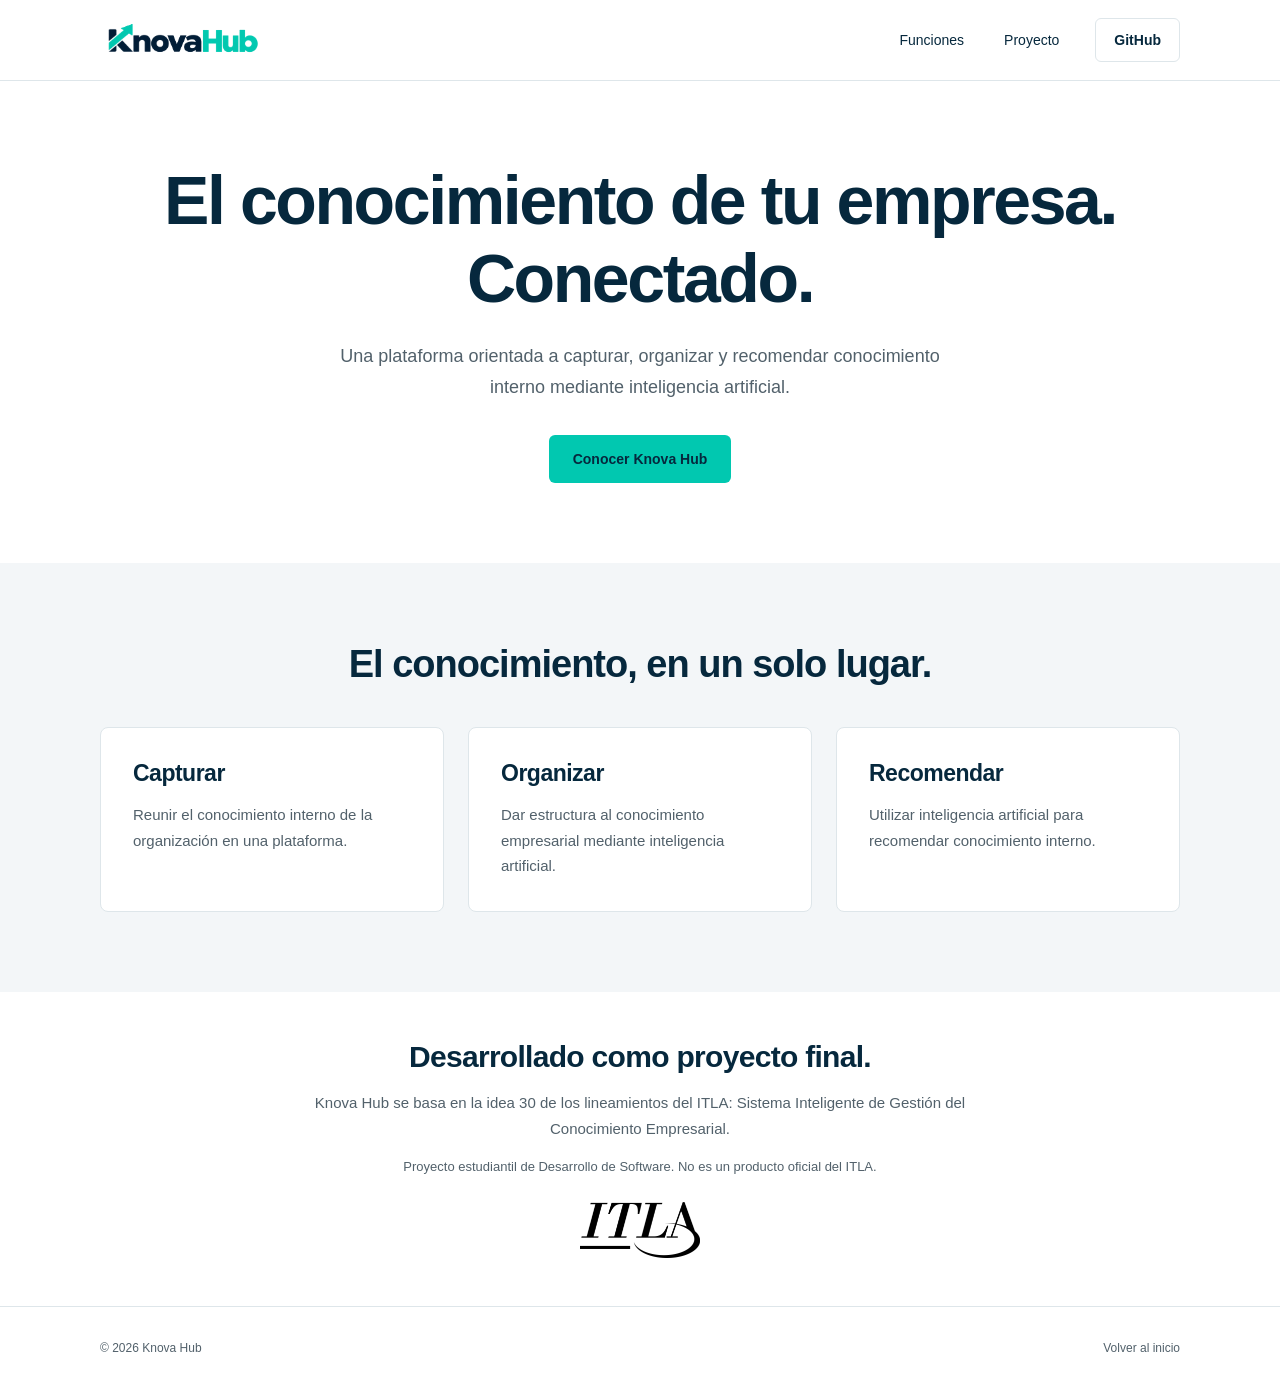
<file: Client-Js/index.html>
<!DOCTYPE html>
<html lang="es">

<head>
    <meta charset="UTF-8">
    <meta name="viewport" content="width=device-width, initial-scale=1.0">

    <meta name="description"
        content="Knova Hub: gestión del conocimiento empresarial con inteligencia artificial. Proyecto Final de Desarrollo de Software del ITLA.">

    <title>Knova Hub — Conocimiento conectado</title>

    <link rel="stylesheet" href="styles.css">
    <script src="script.js" defer></script>
</head>

<body>
    <a class="skip-link" href="#contenido">Saltar al contenido</a>

    <!-- Navegación principal -->
    <header class="site-header">
        <nav class="container navigation" aria-label="Navegación principal">
            <a class="brand" href="#inicio" aria-label="Knova Hub — Inicio">
                <img src="assets/logo.png" alt="Knova Hub" width="180" height="72">
            </a>

            <div class="navigation-links">
                <a href="#funciones">Funciones</a>
                <a href="#proyecto">Proyecto</a>
                <a href="https://github.com/emaaadev/knova_hub">
                    GitHub
                </a>
            </div>
        </nav>
    </header>

    <main id="contenido">
        <!-- Presentación -->
        <section class="hero" id="inicio" aria-labelledby="hero-title">
            <div class="container">
                <h1 id="hero-title">
                    El conocimiento de tu empresa.
                    <span>Conectado.</span>
                </h1>

                <p class="hero-description">
                    Una plataforma orientada a capturar, organizar y
                    recomendar conocimiento interno mediante
                    inteligencia artificial.
                </p>

                <a class="button" href="#funciones">
                    Conocer Knova Hub
                </a>
            </div>
        </section>

        <!-- Funciones centrales -->
        <section class="features" id="funciones" aria-labelledby="features-title">
            <div class="container">
                <h2 id="features-title">
                    El conocimiento, en un solo lugar.
                </h2>

                <div class="feature-list">
                    <article class="feature">
                        <h3>Capturar</h3>
                        <p>
                            Reunir el conocimiento interno de la
                            organización en una plataforma.
                        </p>
                    </article>

                    <article class="feature">
                        <h3>Organizar</h3>
                        <p>
                            Dar estructura al conocimiento empresarial
                            mediante inteligencia artificial.
                        </p>
                    </article>

                    <article class="feature">
                        <h3>Recomendar</h3>
                        <p>
                            Utilizar inteligencia artificial para
                            recomendar conocimiento interno.
                        </p>
                    </article>
                </div>
            </div>
        </section>

        <!-- Contexto académico -->
        <section class="project" id="proyecto" aria-labelledby="project-title">
            <div class="container project-content">
                <h2 id="project-title">
                    Desarrollado como proyecto final.
                </h2>

                <p class="project-description">
                    Knova Hub se basa en la idea 30 de los lineamientos
                    del ITLA: Sistema Inteligente de Gestión del
                    Conocimiento Empresarial.
                </p>

                <p class="project-note">
                    Proyecto estudiantil de Desarrollo de Software.
                    No es un producto oficial del ITLA.
                </p>

                <a class="institution-logo" href="https://itla.edu.do/" aria-label="Visitar el sitio oficial del ITLA">
                    <img src="assets/itla-logo.png" alt="Instituto Tecnológico de Las Américas" width="130" height="61"
                        loading="lazy">
                </a>
            </div>
        </section>
    </main>

    <!-- Footer -->
    <footer class="site-footer">
        <div class="container footer-content">
            <p>© <span id="current-year">2026</span> Knova Hub</p>
            <a href="#inicio">Volver al inicio</a>
        </div>
    </footer>
</body>

</html>
</file>
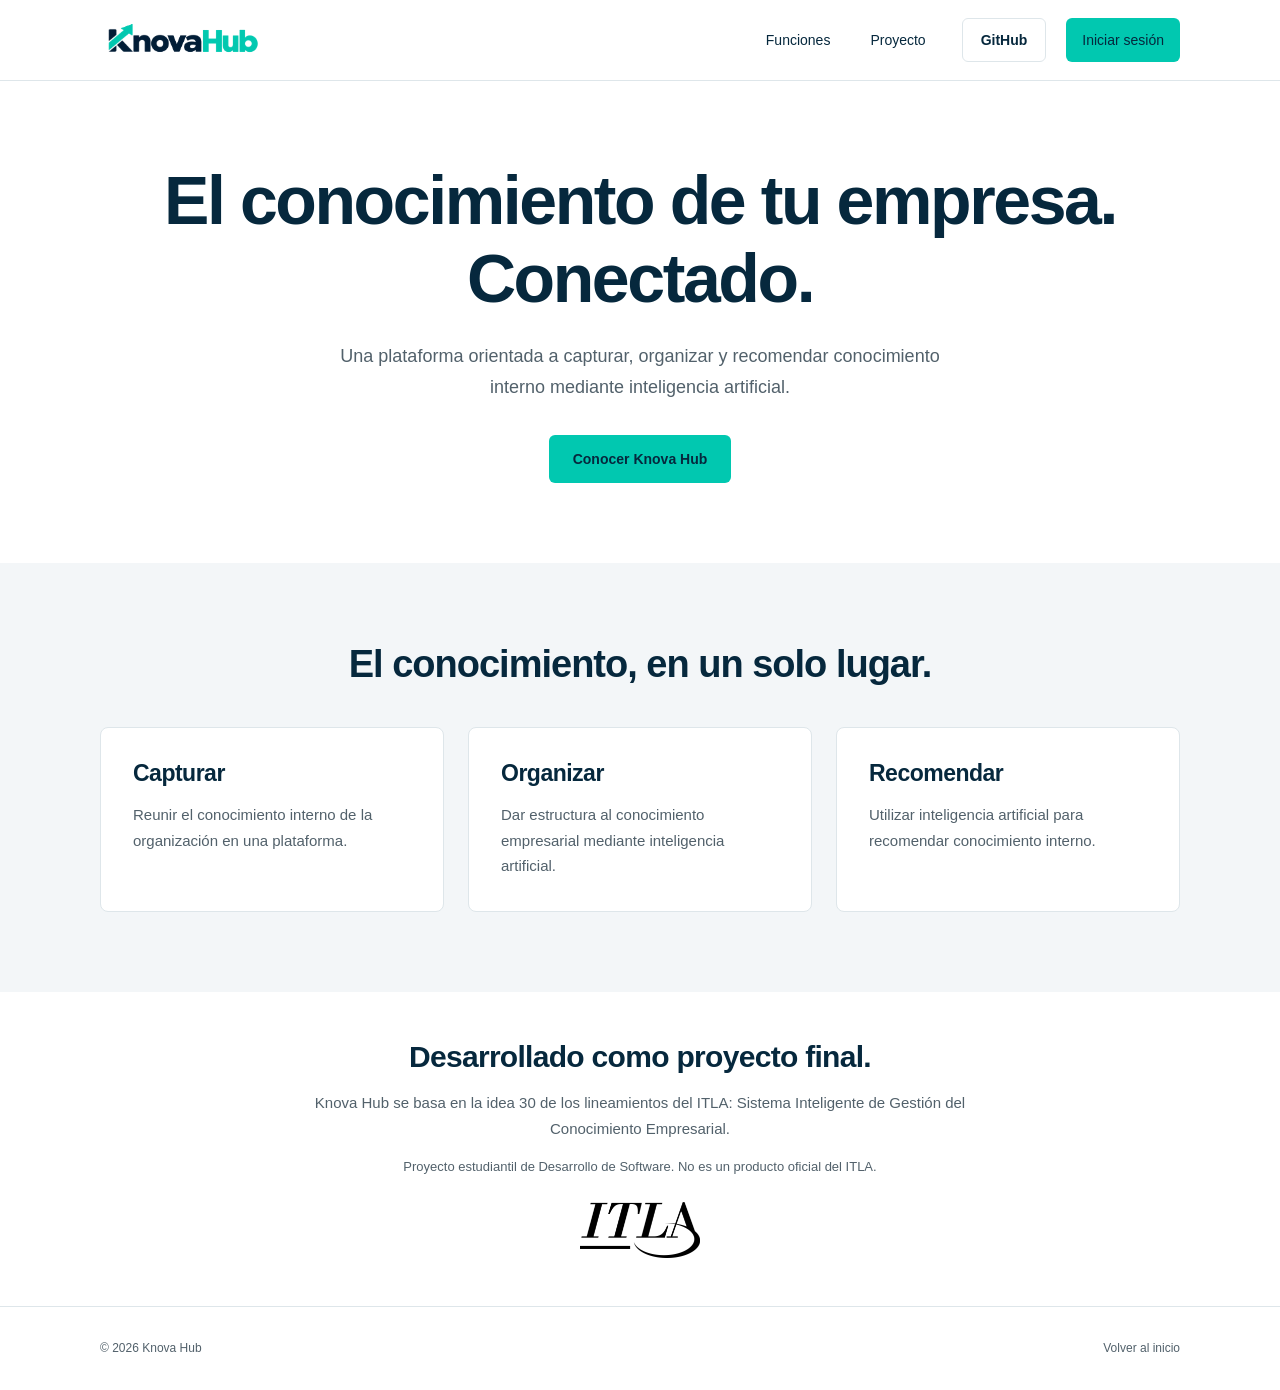
<file: Client-Js/home/index.html>
<!DOCTYPE html>
<html lang="es">

<head>
    <meta charset="UTF-8">
    <meta name="viewport" content="width=device-width, initial-scale=1.0">

    <meta name="description"
        content="Knova Hub: gestión del conocimiento empresarial con inteligencia artificial. Proyecto Final de Desarrollo de Software del ITLA.">

    <title>Knova Hub — Conocimiento conectado</title>


    <link rel="stylesheet" href="./css/styles.css">
    <script src="./js/script.js" defer></script>
</head>

<body>
    <a class="skip-link" href="#contenido">Saltar al contenido</a>

    <!-- Navegación principal -->
    <header class="site-header">
        <nav class="container navigation" aria-label="Navegación principal">
            <a class="brand" href="#inicio" aria-label="Knova Hub — Inicio">
                <img src="../assets/logo.png" alt="Knova Hub" width="180" height="72">
            </a>

            <div class="navigation-links">
                <a href="#funciones">Funciones</a>
                <a href="#proyecto">Proyecto</a>
                <a href="https://github.com/emaaadev/knova_hub">
                    GitHub
                </a>
                <a href="../auth/login.html" id="authNavButton">
                    Iniciar Sesion
                </a>
            </div>
        </nav>
    </header>

    <main id="contenido">
        <!-- Presentación -->
        <section class="hero" id="inicio" aria-labelledby="hero-title">
            <div class="container">
                <h1 id="hero-title">
                    El conocimiento de tu empresa.
                    <span>Conectado.</span>
                </h1>

                <p class="hero-description">
                    Una plataforma orientada a capturar, organizar y
                    recomendar conocimiento interno mediante
                    inteligencia artificial.
                </p>

                <a class="button" href="#funciones">
                    Conocer Knova Hub
                </a>
            </div>
        </section>

        <!-- Funciones centrales -->
        <section class="features" id="funciones" aria-labelledby="features-title">
            <div class="container">
                <h2 id="features-title">
                    El conocimiento, en un solo lugar.
                </h2>

                <div class="feature-list">
                    <article class="feature">
                        <h3>Capturar</h3>
                        <p>
                            Reunir el conocimiento interno de la
                            organización en una plataforma.
                        </p>
                    </article>

                    <article class="feature">
                        <h3>Organizar</h3>
                        <p>
                            Dar estructura al conocimiento empresarial
                            mediante inteligencia artificial.
                        </p>
                    </article>

                    <article class="feature">
                        <h3>Recomendar</h3>
                        <p>
                            Utilizar inteligencia artificial para
                            recomendar conocimiento interno.
                        </p>
                    </article>
                </div>
            </div>
        </section>

        <!-- Contexto académico -->
        <section class="project" id="proyecto" aria-labelledby="project-title">
            <div class="container project-content">
                <h2 id="project-title">
                    Desarrollado como proyecto final.
                </h2>

                <p class="project-description">
                    Knova Hub se basa en la idea 30 de los lineamientos
                    del ITLA: Sistema Inteligente de Gestión del
                    Conocimiento Empresarial.
                </p>

                <p class="project-note">
                    Proyecto estudiantil de Desarrollo de Software.
                    No es un producto oficial del ITLA.
                </p>

                <a class="institution-logo" href="https://itla.edu.do/" aria-label="Visitar el sitio oficial del ITLA">
                    <img src="../assets/itla-logo.png" alt="Instituto Tecnológico de Las Américas" width="130" height="61"
                        loading="lazy">
                </a>
            </div>
        </section>
    </main>

    <!-- Footer -->
    <footer class="site-footer">
        <div class="container footer-content">
            <p>© <span id="current-year">2026</span> Knova Hub</p>
            <a href="#inicio">Volver al inicio</a>
        </div>
    </footer>
</body>

</html>
</file>
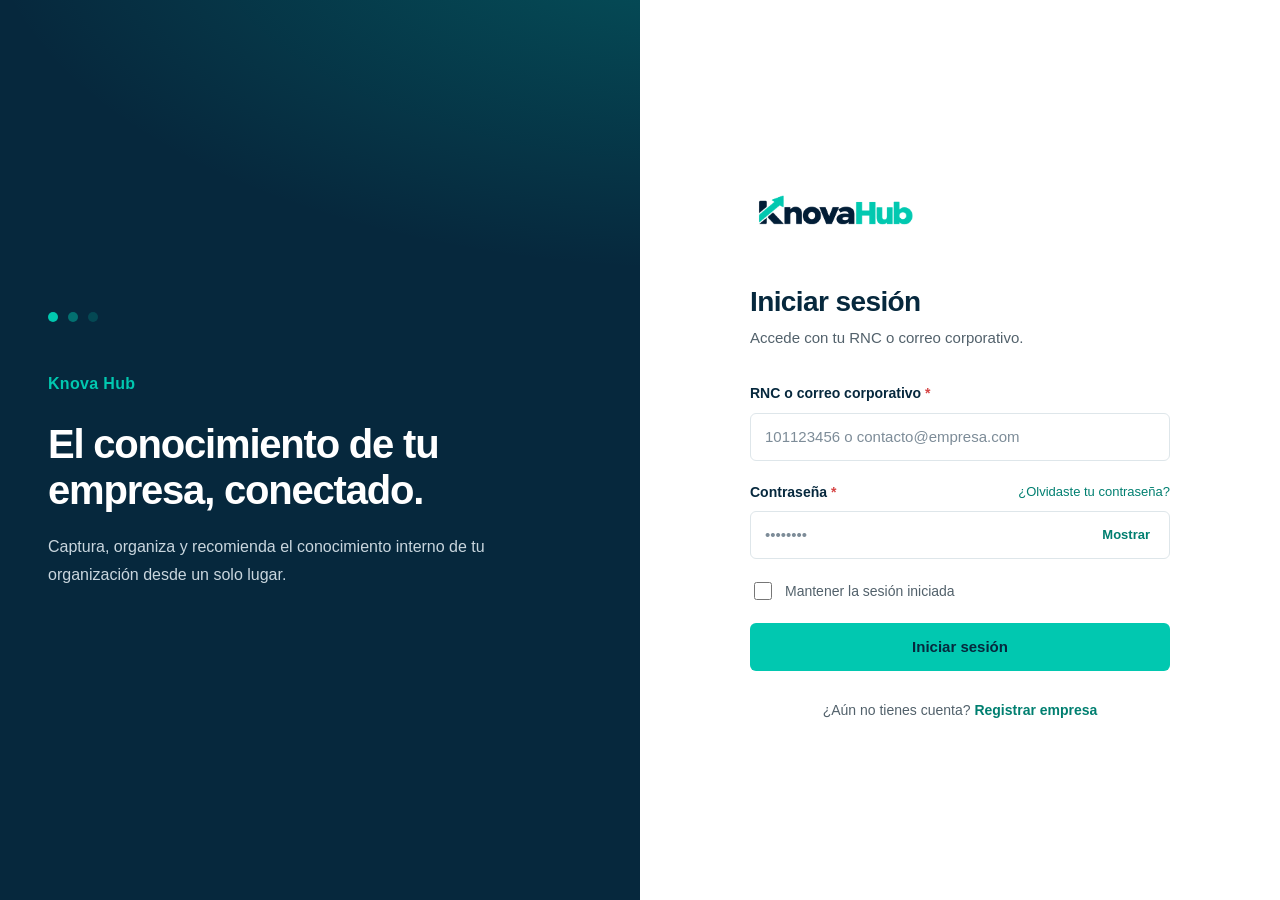
<file: Client-Js/dashboard.html>
<!DOCTYPE html>
<html lang="es">

<head>
    <meta charset="UTF-8">
    <meta name="viewport" content="width=device-width, initial-scale=1.0">

    <meta name="description"
        content="Dashboard de Knova Hub para la gestión del conocimiento empresarial.">

    <title>Dashboard — Knova Hub</title>

    <link rel="stylesheet" href="dashboard.css">
    <script src="dashboard.js" defer></script>
</head>

<body>
    <a class="skip-link" href="#contenido">Saltar al contenido</a>

    <div class="shell">
        <aside class="sidebar">
            <a class="sidebar-logo" href="index.html" aria-label="Knova Hub — Inicio">
                <img src="assets/logo.png" alt="Knova Hub" width="1983" height="793">
            </a>

            <nav class="side-nav" aria-label="Navegación del panel">
                <a class="nav-item is-active" href="#" aria-current="page">Inicio</a>
                <a class="nav-item" href="#">Documentos</a>
                <a class="nav-item" href="#">Wikis y minutas</a>
                <a class="nav-item" href="#">Recomendaciones (IA)</a>
                <a class="nav-item admin-only" id="nav-usuarios" href="#" hidden>Usuarios</a>
            </nav>
        </aside>

        <div class="main">
            <header class="topbar">
                <h2 class="topbar-title">Inicio</h2>

                <div class="user-menu">
                    <div class="user-info">
                        <span class="user-name" id="user-name"></span>
                        <span class="role-badge" id="user-role"></span>
                    </div>
                    <button type="button" class="logout-btn" id="logout">Cerrar sesión</button>
                </div>
            </header>

            <main class="dashboard-content" id="contenido">
                <section class="welcome">
                    <h1 id="greeting"></h1>
                    <p><span id="welcome-company"></span> · RNC <span id="welcome-rnc"></span></p>
                </section>

                <section class="company-card" aria-label="Datos de la empresa">
                    <h2>Tu empresa</h2>
                    <dl class="company-fields">
                        <div><dt>Nombre</dt><dd id="company-name"></dd></div>
                        <div><dt>RNC</dt><dd id="company-rnc"></dd></div>
                        <div><dt>Correo</dt><dd id="company-email"></dd></div>
                        <div><dt>Teléfono</dt><dd id="company-phone"></dd></div>
                        <div><dt>Dirección</dt><dd id="company-address"></dd></div>
                    </dl>
                </section>

                <section class="summary-grid" aria-label="Resumen">
                    <article class="summary-card">
                        <span class="summary-value">0</span>
                        <span class="summary-label">Documentos</span>
                    </article>
                    <article class="summary-card">
                        <span class="summary-value">0</span>
                        <span class="summary-label">Wikis</span>
                    </article>
                    <article class="summary-card">
                        <span class="summary-value">0</span>
                        <span class="summary-label">Usuarios</span>
                    </article>
                    <article class="summary-card">
                        <span class="summary-value">0</span>
                        <span class="summary-label">Recomendaciones</span>
                    </article>
                </section>

                <div class="two-col">
                    <section class="panel">
                        <h2>Recomendaciones de la IA</h2>
                        <p class="empty-text">Aún no hay recomendaciones. Sube conocimiento para empezar.</p>
                    </section>

                    <section class="panel">
                        <h2>Actividad reciente</h2>
                        <p class="empty-text">Aún no hay actividad reciente en tu empresa.</p>
                    </section>
                </div>

                <section class="quick-actions">
                    <h2>Acciones rápidas</h2>
                    <div class="quick-buttons">
                        <button type="button" class="quick-btn" disabled>Subir documento</button>
                        <button type="button" class="quick-btn" disabled>Crear wiki</button>
                        <button type="button" class="quick-btn" disabled>Invitar usuario</button>
                    </div>
                    <p class="coming-soon">Próximamente</p>
                </section>
            </main>
        </div>
    </div>
</body>

</html>
</file>
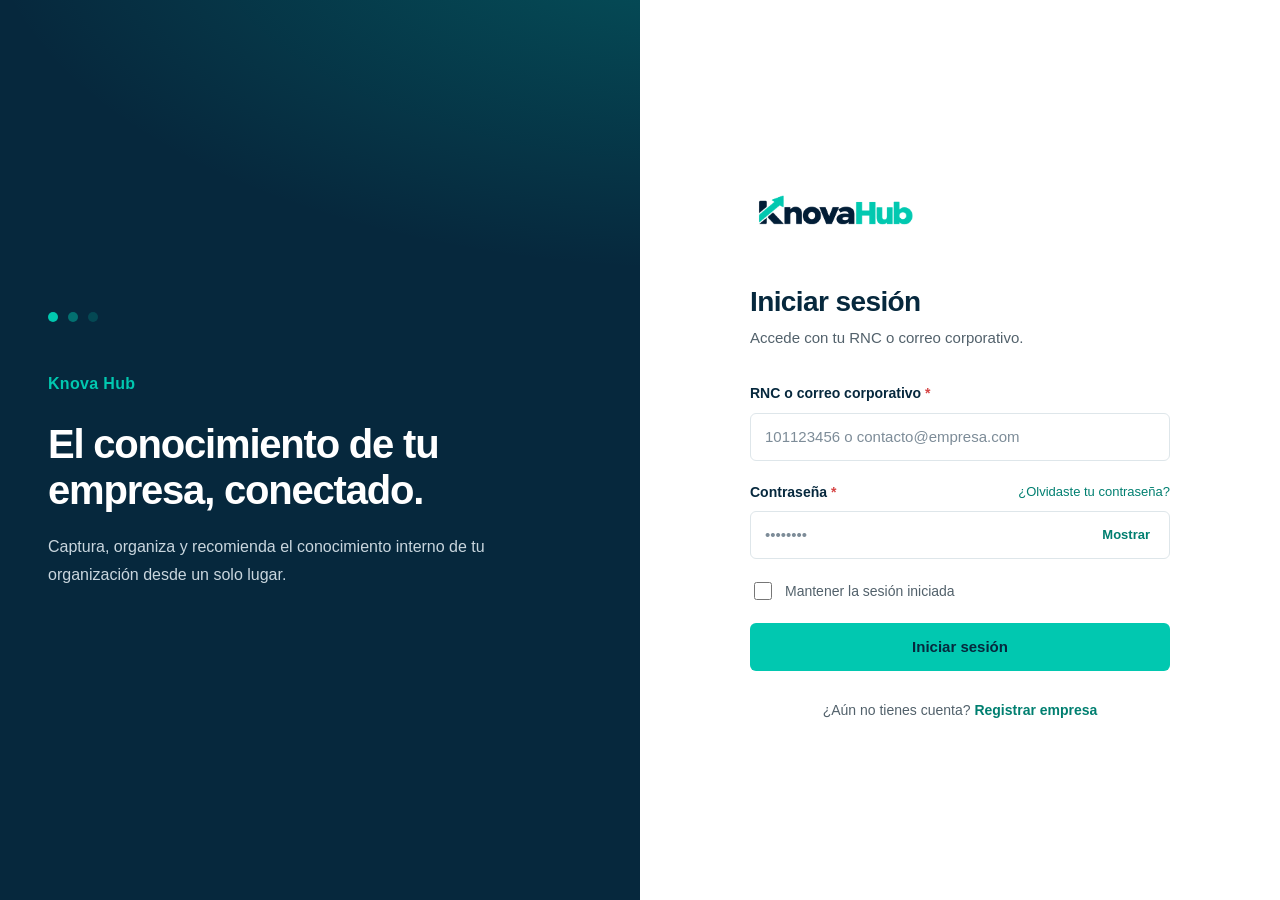
<file: Client-Js/login.html>
<!DOCTYPE html>
<html lang="es">

<head>
    <meta charset="UTF-8">
    <meta name="viewport" content="width=device-width, initial-scale=1.0">

    <meta name="description"
        content="Inicia sesión en Knova Hub para acceder al conocimiento de tu organización.">

    <title>Iniciar sesión — Knova Hub</title>

    <link rel="stylesheet" href="auth.css">
    <script src="auth.js" defer></script>
</head>

<body>
    <a class="skip-link" href="#contenido">Saltar al formulario</a>

    <main class="auth-layout" id="contenido">
        <aside class="auth-brand" aria-hidden="true">
            <div class="auth-brand-inner">
                <span class="brand-mark" aria-hidden="true">
                    <span></span>
                    <span></span>
                    <span></span>
                </span>

                <p class="auth-brand-kicker">Knova Hub</p>
                <h1>El conocimiento de tu empresa, conectado.</h1>
                <p>
                    Captura, organiza y recomienda el conocimiento interno
                    de tu organización desde un solo lugar.
                </p>
            </div>
        </aside>

        <section class="auth-panel" aria-labelledby="login-title">
            <div class="auth-form-wrap">
                <a class="auth-logo" href="index.html" aria-label="Knova Hub — Inicio">
                    <img src="assets/logo.png" alt="Knova Hub" width="1983" height="793">
                </a>

                <div class="auth-heading">
                    <h2 id="login-title">Iniciar sesión</h2>
                    <p>Accede con tu RNC o correo corporativo.</p>
                </div>

                <form id="login-form" class="auth-form" novalidate>
                    <div class="form-message" id="form-message" role="alert" hidden></div>

                    <div class="field">
                        <label for="identificador">RNC o correo corporativo <span class="req">*</span></label>
                        <input
                            type="text"
                            id="identificador"
                            name="identificador"
                            placeholder="101123456 o contacto@empresa.com"
                            autocomplete="username"
                            required>
                    </div>

                    <div class="field">
                        <div class="field-label-row">
                            <label for="password">Contraseña <span class="req">*</span></label>
                            <a href="#recuperar">¿Olvidaste tu contraseña?</a>
                        </div>
                        <div class="password-wrap">
                            <input
                                type="password"
                                id="password"
                                name="password"
                                placeholder="••••••••"
                                autocomplete="current-password"
                                required>
                            <button type="button" class="password-toggle" data-toggle="password" aria-label="Mostrar contraseña">
                                Mostrar
                            </button>
                        </div>
                    </div>

                    <label class="checkbox-row">
                        <input type="checkbox" name="recordar" value="1">
                        <span>Mantener la sesión iniciada</span>
                    </label>

                    <button class="button button-primary" type="submit">
                        Iniciar sesión
                    </button>
                </form>

                <p class="auth-switch">
                    ¿Aún no tienes cuenta?
                    <a href="register.html">Registrar empresa</a>
                </p>
            </div>
        </section>
    </main>
</body>

</html>
</file>
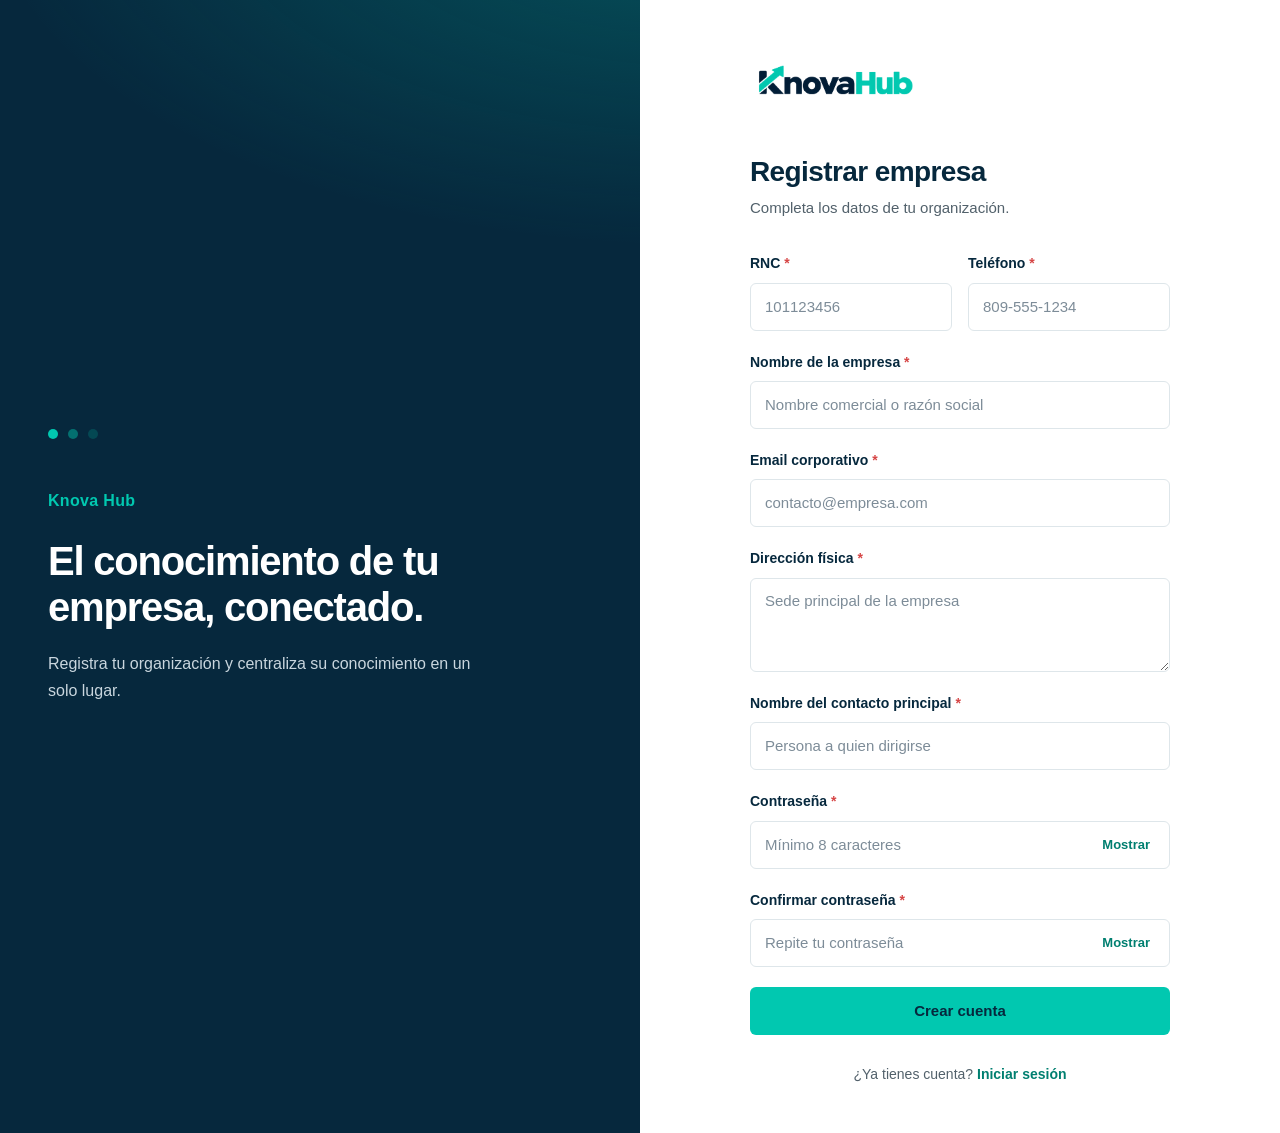
<file: Client-Js/register.html>
<!DOCTYPE html>
<html lang="es">

<head>
    <meta charset="UTF-8">
    <meta name="viewport" content="width=device-width, initial-scale=1.0">

    <meta name="description"
        content="Registra tu empresa en Knova Hub y organiza su conocimiento.">

    <title>Registrar empresa — Knova Hub</title>

    <link rel="stylesheet" href="auth.css">
    <script src="auth.js" defer></script>
</head>

<body>
    <a class="skip-link" href="#contenido">Saltar al formulario</a>

    <main class="auth-layout" id="contenido">
        <aside class="auth-brand" aria-hidden="true">
            <div class="auth-brand-inner">
                <span class="brand-mark" aria-hidden="true">
                    <span></span>
                    <span></span>
                    <span></span>
                </span>

                <p class="auth-brand-kicker">Knova Hub</p>
                <h1>El conocimiento de tu empresa, conectado.</h1>
                <p>
                    Registra tu organización y centraliza su conocimiento
                    en un solo lugar.
                </p>
            </div>
        </aside>

        <section class="auth-panel" aria-labelledby="register-title">
            <div class="auth-form-wrap">
                <a class="auth-logo" href="index.html" aria-label="Knova Hub — Inicio">
                    <img src="assets/logo.png" alt="Knova Hub" width="1983" height="793">
                </a>

                <div class="auth-heading">
                    <h2 id="register-title">Registrar empresa</h2>
                    <p>Completa los datos de tu organización.</p>
                </div>

                <form id="register-form" class="auth-form" novalidate>
                    <div class="form-message" id="form-message" role="alert" hidden></div>

                    <div class="field-row">
                        <div class="field">
                            <label for="rnc">RNC <span class="req">*</span></label>
                            <input
                                type="text"
                                id="rnc"
                                name="rnc"
                                placeholder="101123456"
                                inputmode="numeric"
                                maxlength="11"
                                autocomplete="off"
                                required>
                        </div>

                        <div class="field">
                            <label for="telefono">Teléfono <span class="req">*</span></label>
                            <input
                                type="tel"
                                id="telefono"
                                name="telefono"
                                placeholder="809-555-1234"
                                autocomplete="tel"
                                required>
                        </div>
                    </div>

                    <div class="field">
                        <label for="nombre">Nombre de la empresa <span class="req">*</span></label>
                        <input
                            type="text"
                            id="nombre"
                            name="nombre"
                            placeholder="Nombre comercial o razón social"
                            autocomplete="organization"
                            required>
                    </div>

                    <div class="field">
                        <label for="email">Email corporativo <span class="req">*</span></label>
                        <input
                            type="email"
                            id="email"
                            name="email"
                            placeholder="contacto@empresa.com"
                            autocomplete="email"
                            required>
                    </div>

                    <div class="field">
                        <label for="direccion">Dirección física <span class="req">*</span></label>
                        <textarea
                            id="direccion"
                            name="direccion"
                            rows="3"
                            placeholder="Sede principal de la empresa"
                            autocomplete="street-address"
                            required></textarea>
                    </div>

                    <div class="field">
                        <label for="contacto">Nombre del contacto principal <span class="req">*</span></label>
                        <input
                            type="text"
                            id="contacto"
                            name="contacto"
                            placeholder="Persona a quien dirigirse"
                            autocomplete="name"
                            required>
                    </div>

                    <div class="field">
                        <label for="password">Contraseña <span class="req">*</span></label>
                        <div class="password-wrap">
                            <input
                                type="password"
                                id="password"
                                name="password"
                                placeholder="Mínimo 8 caracteres"
                                autocomplete="new-password"
                                required>
                            <button type="button" class="password-toggle" data-toggle="password" aria-label="Mostrar contraseña">
                                Mostrar
                            </button>
                        </div>
                    </div>

                    <div class="field">
                        <label for="confirmar">Confirmar contraseña <span class="req">*</span></label>
                        <div class="password-wrap">
                            <input
                                type="password"
                                id="confirmar"
                                name="confirmar"
                                placeholder="Repite tu contraseña"
                                autocomplete="new-password"
                                required>
                            <button type="button" class="password-toggle" data-toggle="confirmar" aria-label="Mostrar contraseña">
                                Mostrar
                            </button>
                        </div>
                    </div>

                    <button class="button button-primary" type="submit">
                        Crear cuenta
                    </button>
                </form>

                <p class="auth-switch">
                    ¿Ya tienes cuenta?
                    <a href="login.html">Iniciar sesión</a>
                </p>
            </div>
        </section>
    </main>
</body>

</html>
</file>
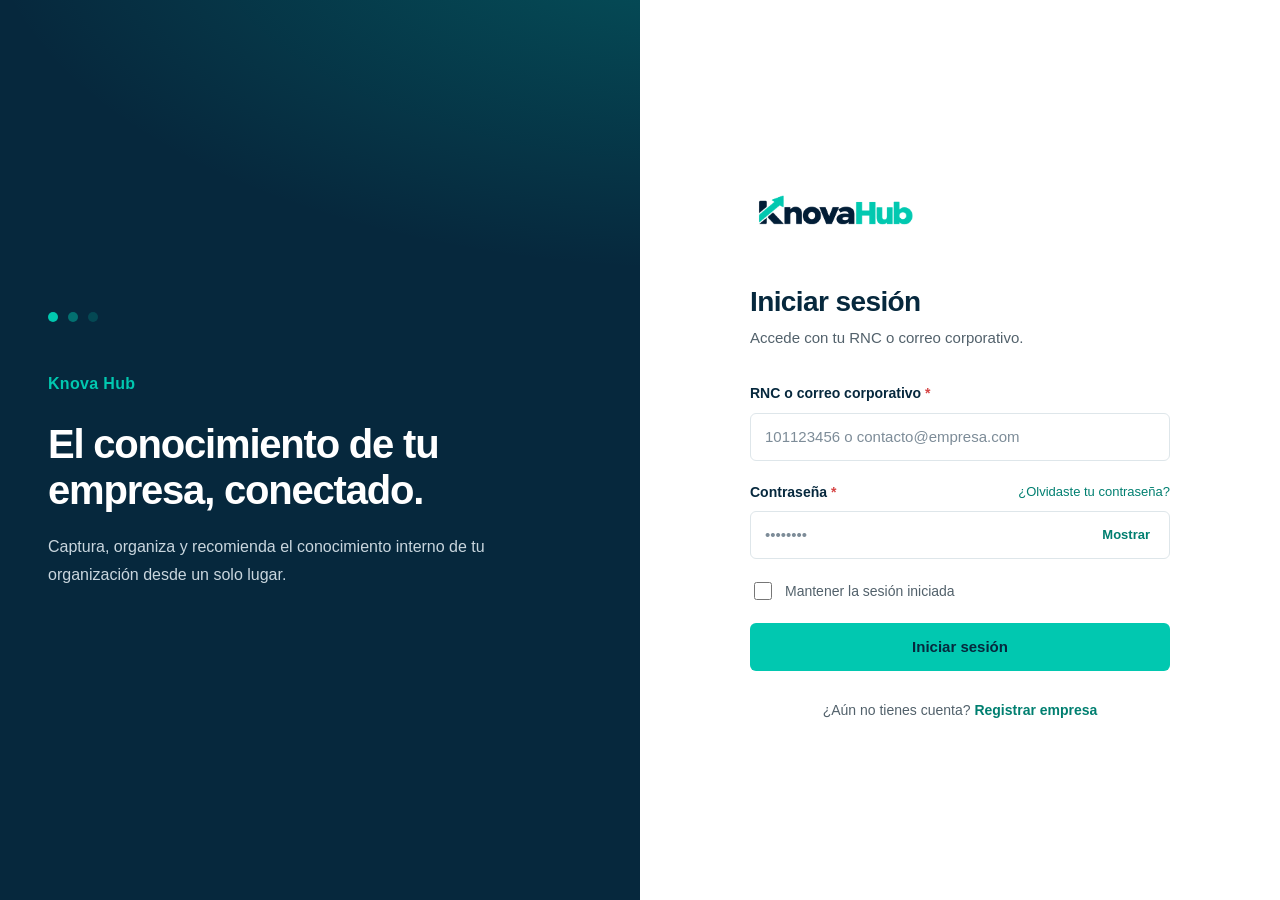
<file: Client-Js/auth/login.html>
<!DOCTYPE html>
<html lang="es">

<head>
    <meta charset="UTF-8">
    <meta name="viewport" content="width=device-width, initial-scale=1.0">

    <meta name="description"
        content="Inicia sesión en Knova Hub para acceder al conocimiento de tu organización.">

    <title>Iniciar sesión — Knova Hub</title>

    <link rel="stylesheet" href="./css/auth.css">
    <script src="./js/auth.js" defer></script>
</head>

<body>
    <a class="skip-link" href="#contenido">Saltar al formulario</a>

    <main class="auth-layout" id="contenido">
        <aside class="auth-brand" aria-hidden="true">
            <div class="auth-brand-inner">
                <span class="brand-mark" aria-hidden="true">
                    <span></span>
                    <span></span>
                    <span></span>
                </span>

                <p class="auth-brand-kicker">Knova Hub</p>
                <h1>El conocimiento de tu empresa, conectado.</h1>
                <p>
                    Captura, organiza y recomienda el conocimiento interno
                    de tu organización desde un solo lugar.
                </p>
            </div>
        </aside>

        <section class="auth-panel" aria-labelledby="login-title">
            <div class="auth-form-wrap">
                <a class="auth-logo" href="../home/index.html" aria-label="Knova Hub — Inicio">
                    <img src="../assets/logo.png" alt="Knova Hub" width="1983" height="793">
                </a>

                <div class="auth-heading">
                    <h2 id="login-title">Iniciar sesión</h2>
                    <p>Accede con tu RNC o correo corporativo.</p>
                </div>

                <form id="login-form" class="auth-form" novalidate>
                    <div class="form-message" id="form-message" role="alert" hidden></div>

                    <div class="field">
                        <label for="identificador">RNC o correo corporativo <span class="req">*</span></label>
                        <input
                            type="text"
                            id="identificador"
                            name="identificador"
                            placeholder="101123456 o contacto@empresa.com"
                            autocomplete="username"
                            required>
                    </div>

                    <div class="field">
                        <div class="field-label-row">
                            <label for="password">Contraseña <span class="req">*</span></label>
                            <a href="#recuperar">¿Olvidaste tu contraseña?</a>
                        </div>
                        <div class="password-wrap">
                            <input
                                type="password"
                                id="password"
                                name="password"
                                placeholder="••••••••"
                                autocomplete="current-password"
                                required>
                            <button type="button" class="password-toggle" data-toggle="password" aria-label="Mostrar contraseña">
                                Mostrar
                            </button>
                        </div>
                    </div>

                    <label class="checkbox-row">
                        <input type="checkbox" name="recordar" value="1">
                        <span>Mantener la sesión iniciada</span>
                    </label>

                    <button class="button button-primary" type="submit">
                        Iniciar sesión
                    </button>
                </form>

                <p class="auth-switch">
                    ¿Aún no tienes cuenta?
                    <a href="register.html">Registrar empresa</a>
                </p>
            </div>
        </section>
    </main>
</body>

</html>
</file>
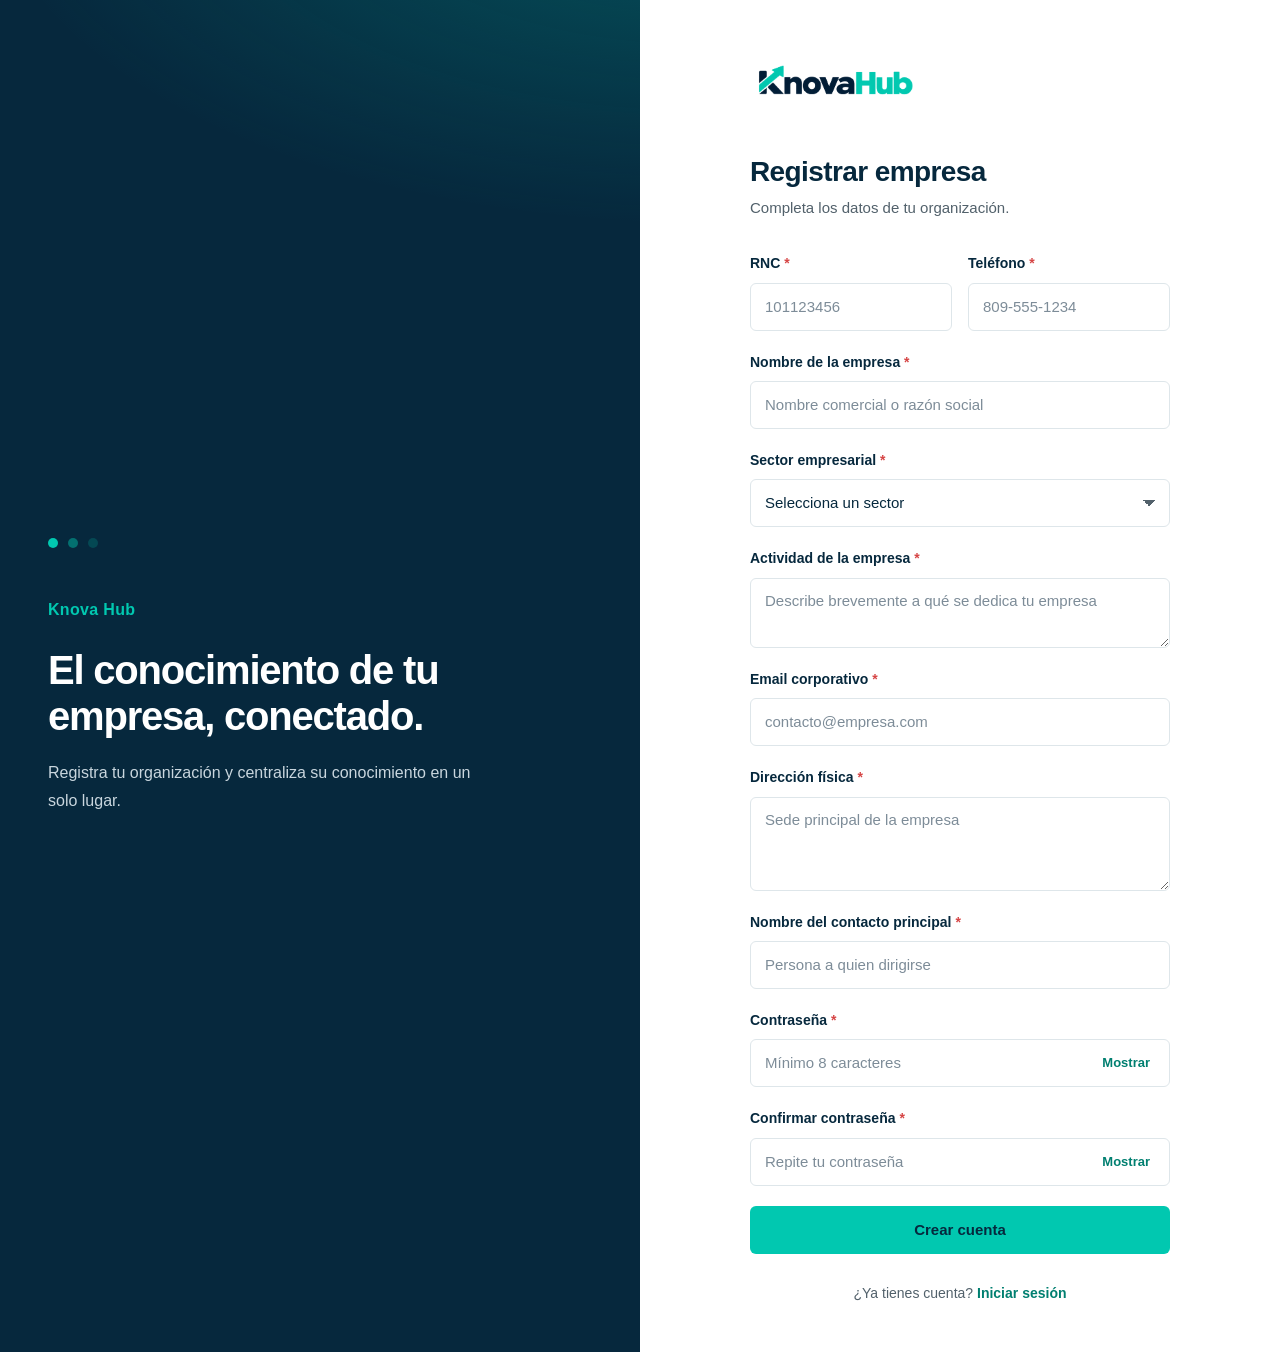
<file: Client-Js/auth/register.html>
<!DOCTYPE html>
<html lang="es">

<head>
    <meta charset="UTF-8">
    <meta name="viewport" content="width=device-width, initial-scale=1.0">

    <meta name="description"
        content="Registra tu empresa en Knova Hub y organiza su conocimiento.">

    <title>Registrar empresa — Knova Hub</title>


    <link rel="stylesheet" href="./css/auth.css">
    <script src="./js/auth.js" defer></script>
</head>

<body>
    <a class="skip-link" href="#contenido">Saltar al formulario</a>

    <main class="auth-layout" id="contenido">
        <aside class="auth-brand" aria-hidden="true">
            <div class="auth-brand-inner">
                <span class="brand-mark" aria-hidden="true">
                    <span></span>
                    <span></span>
                    <span></span>
                </span>

                <p class="auth-brand-kicker">Knova Hub</p>
                <h1>El conocimiento de tu empresa, conectado.</h1>
                <p>
                    Registra tu organización y centraliza su conocimiento
                    en un solo lugar.
                </p>
            </div>
        </aside>

        <section class="auth-panel" aria-labelledby="register-title">
            <div class="auth-form-wrap">
                <a class="auth-logo" href="../home/index.html" aria-label="Knova Hub — Inicio">
                    <img src="../assets/logo.png" alt="Knova Hub" width="1983" height="793">
                </a>

                <div class="auth-heading">
                    <h2 id="register-title">Registrar empresa</h2>
                    <p>Completa los datos de tu organización.</p>
                </div>

                <form id="register-form" class="auth-form" novalidate>
                    <div class="form-message" id="form-message" role="alert" hidden></div>

                    <div class="field-row">
                        <div class="field">
                            <label for="rnc">RNC <span class="req">*</span></label>
                            <input
                                type="text"
                                id="rnc"
                                name="rnc"
                                placeholder="101123456"
                                inputmode="numeric"
                                maxlength="11"
                                autocomplete="off"
                                required>
                        </div>

                        <div class="field">
                            <label for="telefono">Teléfono <span class="req">*</span></label>
                            <input
                                type="tel"
                                id="telefono"
                                name="telefono"
                                placeholder="809-555-1234"
                                autocomplete="tel"
                                required>
                        </div>
                    </div>

                    <div class="field">
                        <label for="nombre">Nombre de la empresa <span class="req">*</span></label>
                        <input
                            type="text"
                            id="nombre"
                            name="nombre"
                            placeholder="Nombre comercial o razón social"
                            autocomplete="organization"
                            required>
                    </div>

                    <div class="field">
    <label for="sector">Sector empresarial <span class="req">*</span></label>
    <select id="sector" name="sector" required>
        <option value="" disabled selected>Selecciona un sector</option>
        <option value="Agricultura y ganadería">Agricultura y ganadería</option>
        <option value="Comercio">Comercio</option>
        <option value="Construcción e inmobiliaria">Construcción e inmobiliaria</option>
        <option value="Educación">Educación</option>
        <option value="Energía y servicios públicos">Energía y servicios públicos</option>
        <option value="Finanzas y seguros">Finanzas y seguros</option>
        <option value="Industria y manufactura">Industria y manufactura</option>
        <option value="Salud">Salud</option>
        <option value="Tecnología y telecomunicaciones">Tecnología y telecomunicaciones</option>
        <option value="Transporte y logística">Transporte y logística</option>
        <option value="Turismo, hotelería y gastronomía">Turismo, hotelería y gastronomía</option>
        <option value="Servicios profesionales">Servicios profesionales</option>
        <option value="Medios y entretenimiento">Medios y entretenimiento</option>
        <option value="Otros">Otros</option>
    </select>
</div>

                    <div class="field">
    <label for="actividad">Actividad de la empresa <span class="req">*</span></label>
    <textarea
        id="actividad"
        name="actividad"
        rows="2"
        maxlength="250"
        placeholder="Describe brevemente a qué se dedica tu empresa"
        required></textarea>
</div>

                    <div class="field">
                        <label for="email">Email corporativo <span class="req">*</span></label>
                        <input
                            type="email"
                            id="email"
                            name="email"
                            placeholder="contacto@empresa.com"
                            autocomplete="email"
                            required>
                    </div>

                    <div class="field">
                        <label for="direccion">Dirección física <span class="req">*</span></label>
                        <textarea
                            id="direccion"
                            name="direccion"
                            rows="3"
                            placeholder="Sede principal de la empresa"
                            autocomplete="street-address"
                            required></textarea>
                    </div>

                    <div class="field">
                        <label for="contacto">Nombre del contacto principal <span class="req">*</span></label>
                        <input
                            type="text"
                            id="contacto"
                            name="contacto"
                            placeholder="Persona a quien dirigirse"
                            autocomplete="name"
                            required>
                    </div>

                    <div class="field">
                        <label for="password">Contraseña <span class="req">*</span></label>
                        <div class="password-wrap">
                            <input
                                type="password"
                                id="password"
                                name="password"
                                placeholder="Mínimo 8 caracteres"
                                autocomplete="new-password"
                                required>
                            <button type="button" class="password-toggle" data-toggle="password" aria-label="Mostrar contraseña">
                                Mostrar
                            </button>
                        </div>
                    </div>

                    <div class="field">
                        <label for="confirmar">Confirmar contraseña <span class="req">*</span></label>
                        <div class="password-wrap">
                            <input
                                type="password"
                                id="confirmar"
                                name="confirmar"
                                placeholder="Repite tu contraseña"
                                autocomplete="new-password"
                                required>
                            <button type="button" class="password-toggle" data-toggle="confirmar" aria-label="Mostrar contraseña">
                                Mostrar
                            </button>
                        </div>
                    </div>

                    <button class="button button-primary" type="submit">
                        Crear cuenta
                    </button>
                </form>

                <p class="auth-switch">
                    ¿Ya tienes cuenta?
                    <a href="login.html">Iniciar sesión</a>
                </p>
            </div>
        </section>
    </main>
</body>

</html>
</file>
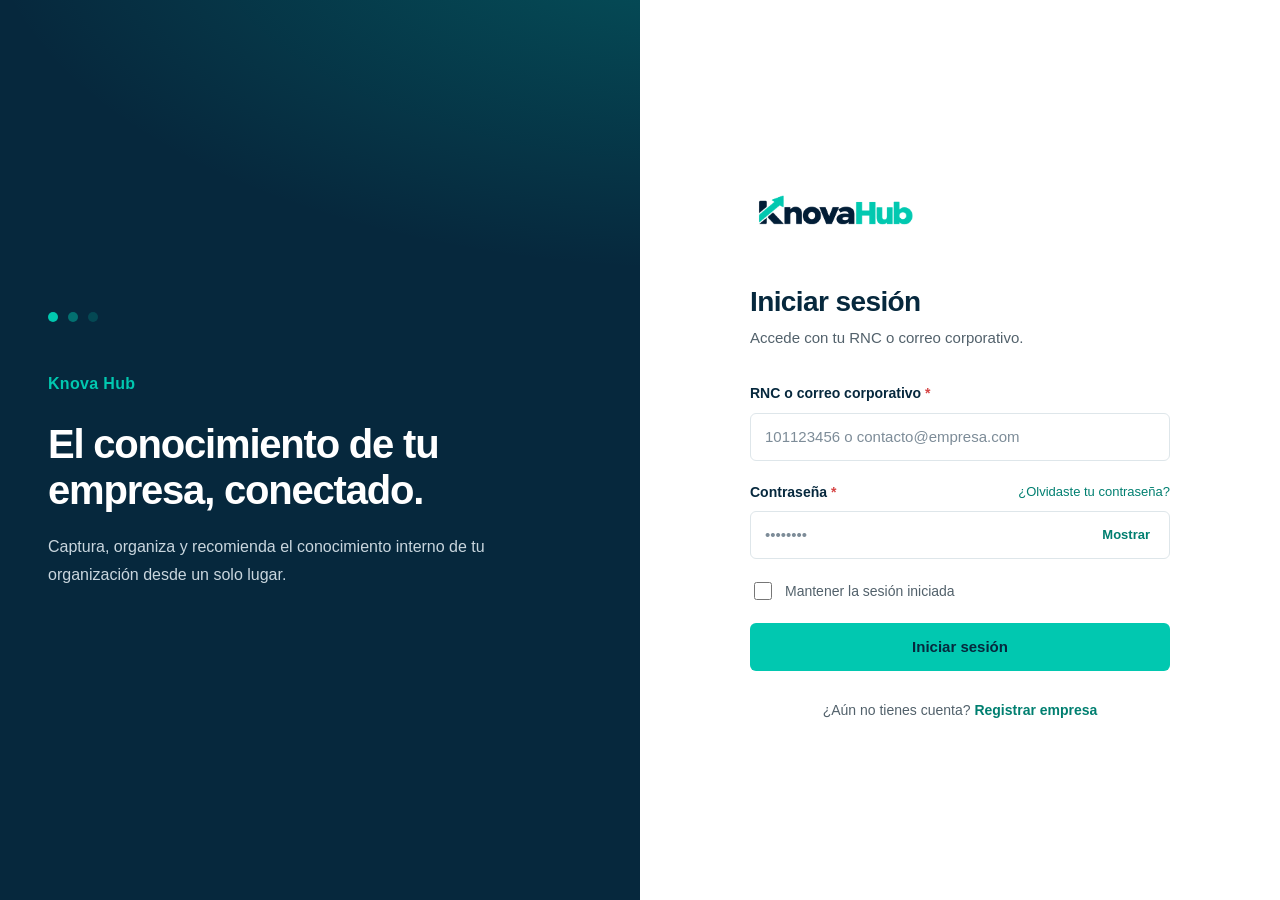
<file: Client-Js/dashboard/cambiar-contrasena.html>
<!DOCTYPE html>
<html lang="es">

<head>
    <meta charset="UTF-8">
    <meta name="viewport" content="width=device-width, initial-scale=1.0">
    <meta name="description" content="Cambio de contraseña obligatorio de Knova Hub.">
    <title>Cambiar contraseña — Knova Hub</title>

    <link rel="stylesheet" href="./css/dashboard.css">
    <link rel="stylesheet" href="./css/manage.css">
    <link rel="stylesheet" href="./css/ui.css">
    <script src="./js/app.js" defer></script>
    <script src="./js/ui.js" defer></script>
    <script src="./js/validacion.js" defer></script>
    <script src="./js/cambiar-contrasena.js" defer></script>

    <style>
        .password-layout {
            min-height: 100vh;
            display: flex;
            align-items: center;
            justify-content: center;
            padding: 24px;
        }

        .password-card {
            width: 100%;
            max-width: 420px;
        }

        .password-card .brand-mark {
            color: var(--brand);
            font-weight: 700;
            font-size: 20px;
        }
    </style>
</head>

<body>
    <main class="password-layout">
        <section class="card password-card">
            <p class="brand-mark">Knova Hub</p>
            <h1 style="margin-top: 8px;">Cambia tu contraseña</h1>
            <p class="page-subtitle" style="margin: 8px 0 20px;">
                Es tu primer inicio de sesión con una contraseña temporal. Elige una nueva para continuar.
            </p>
            <form id="password-form" novalidate> 
            <div class="form-grid" style="grid-template-columns: 1fr;">
                <div class="field">
                    <label for="f-actual">Contraseña actual <span class="req">*</span></label>
                    <input type="password" id="f-actual" autocomplete="current-password">
                </div>
                <div class="field">
                    <label for="f-nueva">Nueva contraseña <span class="req">*</span></label>
                    <input type="password" id="f-nueva" autocomplete="new-password">
                    <p class="inline-note">Mínimo 8 caracteres, un número y un carácter especial.</p>
                </div>
                <div class="field">
                    <label for="f-confirmar">Confirmar nueva contraseña <span class="req">*</span></label>
                    <input type="password" id="f-confirmar" autocomplete="new-password">
                </div>
            </div>

            <div class="form-message" id="form-message" role="alert" hidden></div>

            <div class="form-actions">
                <button type="submit" class="btn btn-primary" id="btn-guardar" style="width: 100%;">Cambiar contraseña</button>
            </div>
            </form>
        </section>
    </main>
</body>

</html>
</file>
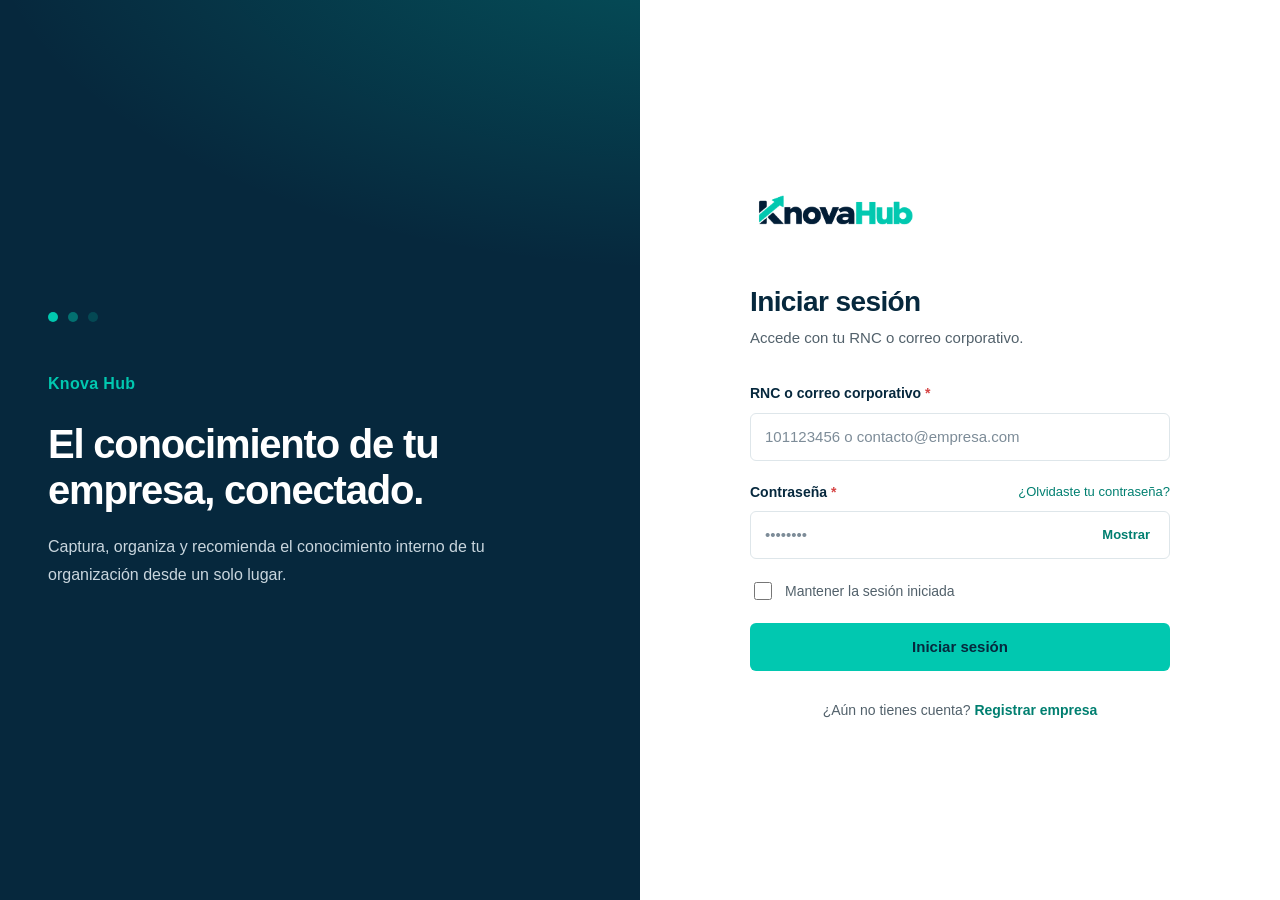
<file: Client-Js/dashboard/categorias.html>
<!DOCTYPE html>
<html lang="es">
<head>
    <meta charset="UTF-8">
    <meta name="viewport" content="width=device-width, initial-scale=1.0">
    <title>Categorías — Knova Hub</title>
    <link rel="stylesheet" href="./css/dashboard.css">
    <link rel="stylesheet" href="./css/manage.css">
    <link rel="stylesheet" href="./css/ui.css">
    <script src="./js/app.js" defer></script>
    <script src="./js/ui.js" defer></script>
    <script src="./js/validacion.js" defer></script>
    <script src="./js/catalogos.js" defer></script>
    <link rel="stylesheet" href="./css/tema.css">
    <script src="./js/tema.js"></script>
</head>
<body data-catalog="categories">
    <a class="skip-link" href="#contenido">Saltar al contenido</a>

    <div class="shell">
        <aside class="sidebar">
            <a class="sidebar-logo" href="../home/index.html" aria-label="Knova Hub — Inicio">
                <img src="../assets/logo.png" alt="Knova Hub" width="1983" height="793">
            </a>

            <nav class="side-nav" aria-label="Navegación del panel">
                <a class="nav-item" data-page="dashboard" href="dashboard.html">Inicio</a>
                <a class="nav-item" data-page="usuarios" data-role-gestion href="usuarios.html">Usuarios</a>
                <a class="nav-item" data-page="solicitudes" data-role-gestion href="solicitudes.html">Solicitudes</a>
                <a class="nav-item" data-page="departamentos" data-role-gestion href="departamentos.html">Departamentos</a>
                <a class="nav-item" data-page="documentos" href="documentos.html">Documentos</a>
                <a class="nav-item" href="documentos.html?tipo=wiki">Wikis y minutas</a>
                <a class="nav-item" href="dashboard.html#asistente-ia">Recomendaciones (IA)</a>
            </nav>
        </aside>

        <div class="main">
            <header class="topbar">
                <h2 class="topbar-title" id="module-title">Conocimiento</h2>

                <div class="user-menu">
                    <div class="user-info">
                        <span class="user-name" id="user-name"></span>
                        <span class="role-badge" id="user-role"></span>
                    </div>
                    <button type="button" class="logout-btn" id="logout">Cerrar sesión</button>
                </div>
            </header>

            <main class="dashboard-content" id="contenido">
                <div class="page-header">
                    <div>
                        <h1>Categorías</h1>
                        <p class="page-subtitle" id="catalog-status" role="status"></p>
                    </div>
                    <button class="btn btn-primary" id="new-item" type="button" hidden>Crear</button>
                </div>
                <p class="form-message is-error" id="catalog-error" role="alert" hidden></p>
                <section class="card" aria-label="Categorías">
                    <label class="field">Buscar <input type="search" id="search"></label>
                    <div class="table-wrap">
                        <table class="table">
                            <thead><tr><th>Nombre</th><th>Descripción</th><th>Estado</th><th id="actions-heading" hidden>Acciones</th></tr></thead>
                            <tbody id="items"></tbody>
                        </table>
                    </div>
                </section>
                <section class="card" id="editor" hidden>
                    <h2 id="editor-title"></h2>
                    <form id="editor-form" novalidate>
                        <div class="form-grid">
                            <label class="field">Nombre <input id="name" maxlength="100" required></label>
                            <label class="field">Descripción <textarea id="description" rows="3" maxlength="500"></textarea></label>
                        </div>
                        <p class="form-message is-error" id="editor-error" role="alert" hidden></p>
                        <div class="form-actions">
                            <button class="btn btn-primary" id="save" type="submit">Guardar</button>
                            <button class="btn" id="cancel" type="button">Cancelar</button>
                        </div>
                    </form>
                </section>
            </main>
        </div>
    </div>
</body>
</html>
</file>
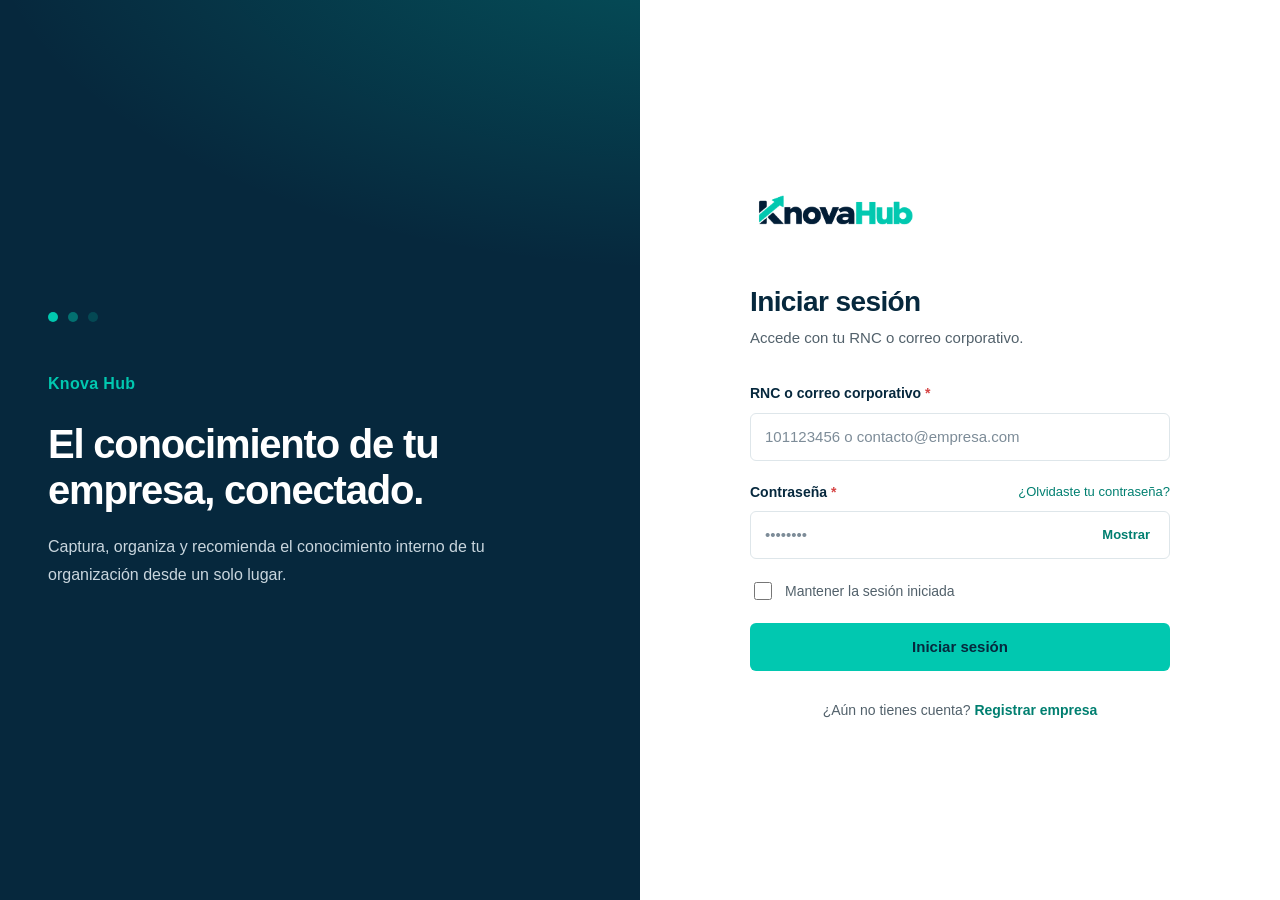
<file: Client-Js/dashboard/dashboard.html>
<!DOCTYPE html>
<html lang="es">

<head>
    <meta charset="UTF-8">
    <meta name="viewport" content="width=device-width, initial-scale=1.0">

    <meta name="description"
        content="Dashboard de Knova Hub para la gestión del conocimiento empresarial.">

    <title>Dashboard — Knova Hub</title>

    <link rel="stylesheet" href="./css/dashboard.css">
    <link rel="stylesheet" href="./css/manage.css">
    <link rel="stylesheet" href="./css/ui.css">
    <link rel="stylesheet" href="./css/empresa.css">
    <link rel="stylesheet" href="./css/tema.css">
    <script src="./js/tema.js"></script>
    <script src="./js/app.js" defer></script>
    <script src="./js/ui.js" defer></script>
    <script src="./js/validacion.js" defer></script>
    <script src="./js/empresa.js" defer></script>
    <script src="./js/dashboard.js" defer></script>
</head>

<body>
    <a class="skip-link" href="#contenido">Saltar al contenido</a>

    <div class="shell">
        <aside class="sidebar">
            <a class="sidebar-logo" href="../home/index.html" aria-label="Knova Hub — Inicio">
                <img src="../assets/logo.png" alt="Knova Hub" width="1983" height="793">
            </a>

            <nav class="side-nav" aria-label="Navegación del panel">
                <a class="nav-item" data-page="dashboard" href="dashboard.html">Inicio</a>
                <a class="nav-item" data-page="usuarios" data-role-gestion href="usuarios.html">Usuarios</a>
                <a class="nav-item" data-page="solicitudes" data-role-gestion href="solicitudes.html">Solicitudes</a>
                <a class="nav-item" data-page="departamentos" data-role-gestion href="departamentos.html">Departamentos</a>
                <a class="nav-item" data-page="documentos" href="documentos.html">Documentos</a>
                <a class="nav-item" href="documentos.html?tipo=wiki">Wikis y minutas</a>
                <a class="nav-item" href="dashboard.html#asistente-ia">Recomendaciones (IA)</a>
            </nav>
        </aside>

        <div class="main">
            <header class="topbar">
                <h2 class="topbar-title">Inicio</h2>

                <div class="user-menu">
                    <div class="user-info">
                        <span class="user-name" id="user-name"></span>
                        <span class="role-badge" id="user-role"></span>
                    </div>
                    <button type="button" class="logout-btn" id="logout">Cerrar sesión</button>
                </div>
            </header>

            <main class="dashboard-content" id="contenido">
                <section class="welcome">
                    <h1 id="greeting"></h1>
                    <p><span id="welcome-company"></span> · RNC <span id="welcome-rnc"></span></p>
                </section>

                <section class="company-card" aria-label="Datos de la empresa">
                    <div class="card-header">
                        <h2>Tu Empresa</h2>
                        <button type="button" class="btn btn-sm" id="company-edit" hidden>Editar</button>
                    </div>
                    <dl class="company-fields">
                        <div><dt>Nombre</dt><dd id="company-name"></dd></div>
                        <div><dt>RNC</dt><dd id="company-rnc"></dd></div>
                        <div><dt>Correo</dt><dd id="company-email"></dd></div>
                        <div><dt>Teléfono</dt><dd id="company-phone"></dd></div>
                        <div><dt>Dirección</dt><dd id="company-address"></dd></div>
                        <div><dt>Sector</dt><dd id="company-sector"></dd></div>
                        <div><dt>Actividad</dt><dd id="company-activity"></dd></div>
                    </dl>
                </section>

                <p class="empty-text" id="stats-status" role="status">Cargando resumen…</p>
                <section class="summary-grid" aria-label="Resumen">
                    <article class="summary-card">
                        <span class="summary-value" id="stat-documents">—</span>
                        <span class="summary-label">Documentos</span>
                    </article>
                    <article class="summary-card">
                        <span class="summary-value" id="stat-wikis">—</span>
                        <span class="summary-label">Wikis</span>
                    </article>
                    <article class="summary-card">
                        <span class="summary-value" id="stat-minutes">—</span>
                        <span class="summary-label">Minutas</span>
                    </article>
                    <article class="summary-card" id="users-card" hidden>
                        <span class="summary-value" id="stat-users">—</span>
                        <span class="summary-label">Usuarios</span>
                    </article>
                </section>
                    <section class="panel ai-panel" id="asistente-ia" aria-labelledby="ai-title">
                    <h2 id="ai-title">Pregúntale a Knova</h2>
                    <form id="ai-form" class="ai-form">
                        <label class="field" for="ai-question">Escribe tu pregunta</label>
                        <textarea id="ai-question" rows="3" maxlength="1000" required
                                placeholder="Ej.: ¿Cuál es la política de vacaciones?"></textarea>
                        <div class="form-actions">
                            <button type="submit" class="btn btn-primary" id="ai-submit">Consultar</button>
                            <span class="inline-note" id="ai-counter">0 / 1000</span>
                        </div>
                    </form>

                    <p class="empty-text" id="ai-loading" role="status" hidden>Consultando a la IA…</p>
                    <p class="form-message is-error" id="ai-error" role="alert" hidden></p>
                    <p class="form-message ai-limit" id="ai-limit" role="alert" hidden></p>

                    <article class="ai-answer" id="ai-answer" hidden>
                        <div class="knowledge-text ai-answer-text" id="ai-answer-text"></div>
                        <h3>Fuentes</h3>
                        <p class="empty-text" id="ai-no-sources" hidden>No se encontraron documentos relacionados con tu pregunta.</p>
                        <ul class="activity-list" id="ai-sources"></ul>
                    </article>

                    <details class="ai-history" id="ai-history-box" hidden>
                        <summary>Historial de esta sesión</summary>
                        <ul class="activity-list" id="ai-history"></ul>
                    </details>
                </section>

                <section class="panel" aria-labelledby="rec-title">
                    <h2 id="rec-title">Recomendado para ti</h2>
                    <p class="empty-text" id="rec-status" role="status">Cargando recomendaciones…</p>
                    <ul class="activity-list" id="recommendations"></ul>
                </section>

                <section class="panel">
                    <h2>Actividad reciente</h2>
                    <p class="empty-text" id="activity-status">Cargando actividad…</p>
                    <ul class="activity-list" id="recent-activity"></ul>
                </section>

                <section class="panel quick-actions" data-role-gestion hidden>
                    <h2>Acciones rápidas</h2>
                    <div class="quick-buttons">
                        <a class="btn btn-primary" data-create-content hidden href="documentos.html?nuevo=1">Crear documento</a>
                        <a class="btn" data-create-content hidden href="documentos.html?tipo=wiki&amp;clase=2&amp;nuevo=1">Crear wiki</a>
                        <a class="btn" id="quick-invitar" href="usuarios.html">Invitar usuario</a>
                    </div>
                </section>
            </main>
        </div>
    </div>

    <dialog class="confirm-dialog company-dialog" id="company-dialog" aria-labelledby="company-dialog-title">
        <form class="confirm-body" id="company-form" novalidate>
            <h2 id="company-dialog-title">Editar datos de la empresa</h2>
            <p class="page-subtitle">Los cambios se aplican a toda la empresa.</p>

            <div class="form-grid">
                <div class="field">
                    <label for="co-name">Nombre de la empresa <span class="req">*</span></label>
                    <input id="co-name" maxlength="150" autocomplete="organization">
                </div>
                <div class="field">
                    <label for="co-rnc">RNC <span class="req">*</span></label>
                    <input id="co-rnc" inputmode="numeric" maxlength="11" autocomplete="off">
                </div>
                <div class="field">
                    <label for="co-email">Correo corporativo <span class="req">*</span></label>
                    <input id="co-email" type="email" maxlength="150" autocomplete="email">
                </div>
                <div class="field">
                    <label for="co-phone">Teléfono <span class="req">*</span></label>
                    <input id="co-phone" type="tel" maxlength="20" autocomplete="tel">
                </div>
                <div class="field field-wide">
                    <label for="co-address">Dirección <span class="req">*</span></label>
                    <input id="co-address" maxlength="200" autocomplete="street-address">
                </div>
                <div class="field field-wide">
                    <label for="co-sector">Sector empresarial <span class="req">*</span></label>
                    <select id="co-sector">
                        <option value="">Selecciona un sector</option>
                        <option value="Agricultura y ganadería">Agricultura y ganadería</option>
                        <option value="Comercio">Comercio</option>
                        <option value="Construcción e inmobiliaria">Construcción e inmobiliaria</option>
                        <option value="Educación">Educación</option>
                        <option value="Energía y servicios públicos">Energía y servicios públicos</option>
                        <option value="Finanzas y seguros">Finanzas y seguros</option>
                        <option value="Industria y manufactura">Industria y manufactura</option>
                        <option value="Salud">Salud</option>
                        <option value="Tecnología y telecomunicaciones">Tecnología y telecomunicaciones</option>
                        <option value="Transporte y logística">Transporte y logística</option>
                        <option value="Turismo, hotelería y gastronomía">Turismo, hotelería y gastronomía</option>
                        <option value="Servicios profesionales">Servicios profesionales</option>
                        <option value="Medios y entretenimiento">Medios y entretenimiento</option>
                        <option value="Otros">Otros</option>
                    </select>
                </div>
                <div class="field field-wide">
                    <label for="co-activity">Actividad de la empresa <span class="req">*</span></label>
                    <textarea id="co-activity" rows="3" maxlength="250"></textarea>
                </div>
            </div>

            <p class="form-message is-error" id="company-error" role="alert" hidden></p>

            <div class="confirm-actions">
                <button type="button" class="btn" id="company-cancel">Cancelar</button>
                <button type="submit" class="btn btn-primary" id="company-save">Guardar cambios</button>
            </div>
        </form>
    </dialog>
</body>

</html>
</file>
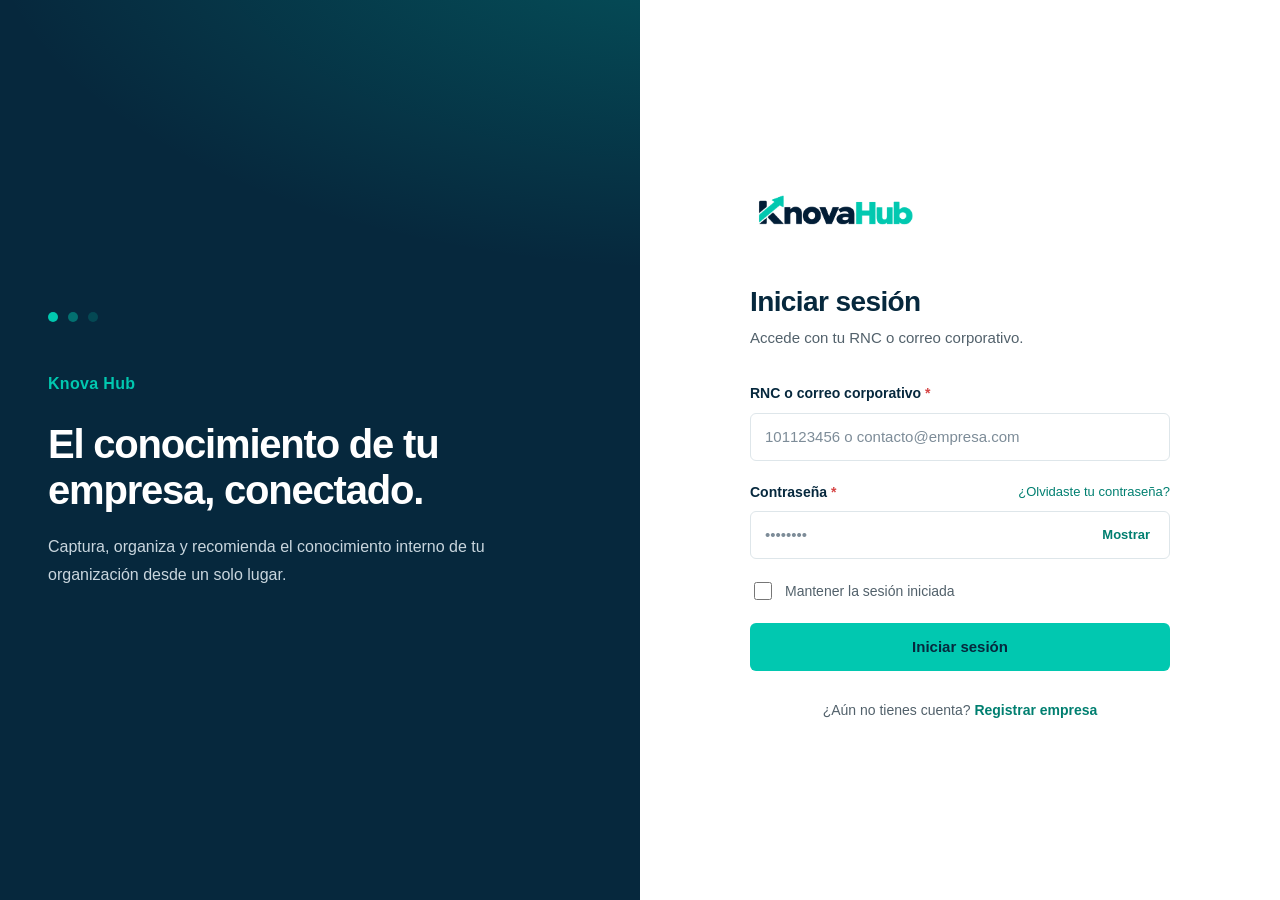
<file: Client-Js/dashboard/departamentos.html>
<!DOCTYPE html>
<html lang="es">

<head>
    <meta charset="UTF-8">
    <meta name="viewport" content="width=device-width, initial-scale=1.0">
    <meta name="description" content="Gestión de departamentos de Knova Hub.">
    <title>Departamentos — Knova Hub</title>

    <link rel="stylesheet" href="./css/dashboard.css">
    <link rel="stylesheet" href="./css/manage.css">
    <link rel="stylesheet" href="./css/ui.css">
    <script src="./js/app.js" defer></script>
    <script src="./js/ui.js" defer></script>
    <script src="./js/validacion.js" defer></script>
    <script src="./js/departamentos.js" defer></script>
    <link rel="stylesheet" href="./css/tema.css">
    <script src="./js/tema.js"></script>
</head>

<body>
    <a class="skip-link" href="#contenido">Saltar al contenido</a>

    <div class="shell">
        <aside class="sidebar">
            <a class="sidebar-logo" href="../home/index.html" aria-label="Knova Hub — Inicio">
                <img src="../assets/logo.png" alt="Knova Hub" width="1983" height="793">
            </a>

            <nav class="side-nav" aria-label="Navegación del panel">
                <a class="nav-item" data-page="dashboard" href="dashboard.html">Inicio</a>
                <a class="nav-item" data-page="usuarios" data-role-gestion href="usuarios.html">Usuarios</a>
                <a class="nav-item" data-page="solicitudes" data-role-gestion href="solicitudes.html">Solicitudes</a>
                <a class="nav-item" data-page="departamentos" data-role-gestion href="departamentos.html">Departamentos</a>
                <a class="nav-item" data-page="documentos" href="documentos.html">Documentos</a>
                <a class="nav-item" href="documentos.html?tipo=wiki">Wikis y minutas</a>
                <a class="nav-item" href="dashboard.html#asistente-ia">Recomendaciones (IA)</a>
            </nav>
        </aside>

        <div class="main">
            <header class="topbar">
                <h2 class="topbar-title">Departamentos</h2>

                <div class="user-menu">
                    <div class="user-info">
                        <span class="user-name" id="user-name"></span>
                        <span class="role-badge" id="user-role"></span>
                    </div>
                    <button type="button" class="logout-btn" id="logout">Cerrar sesión</button>
                </div>
            </header>

            <main class="dashboard-content" id="contenido">
                <div class="page-header">
                    <div>
                        <h1>Departamentos</h1>
                        <p class="page-subtitle" id="list-subtitle">Cargando…</p>
                    </div>
                    <div class="toolbar">
                        <button type="button" class="btn btn-primary" id="btn-nuevo" hidden>Crear departamento</button>
                    </div>
                </div>

                <section class="card">
                    <div class="table-wrap">
                        <table class="table">
                            <thead>
                                <tr>
                                    <th>Nombre</th>
                                    <th>Estado</th>
                                    <th id="col-acciones">Acciones</th>
                                </tr>
                            </thead>
                            <tbody id="cuerpo-departamentos"></tbody>
                        </table>
                    </div>
                    <p class="empty-state" id="vacio-departamentos" hidden>No hay departamentos.</p>
                </section>

                <section class="card" id="card-form" hidden>
                    <h2 id="form-titulo">Crear departamento</h2>
                    <div class="form-grid">
                        <div class="field">
                            <label for="f-nombre">Nombre <span class="req">*</span></label>
                            <input type="text" id="f-nombre" autocomplete="off">
                        </div>
                        <div class="field" id="campo-activo">
                            <label for="f-activo">Estado</label>
                            <select id="f-activo">
                                <option value="true">Activo</option>
                                <option value="false">Inactivo</option>
                            </select>
                        </div>
                    </div>
                    <div class="form-message" id="form-message" role="alert" hidden></div>
                    <div class="form-actions">
                        <button type="button" class="btn btn-primary" id="btn-guardar">Guardar</button>
                        <button type="button" class="btn" id="btn-cancelar">Cancelar</button>
                    </div>
                </section>

                <section class="card" id="card-supervisores" hidden>
                    <h2>Asignar departamentos a un supervisor</h2>
                    <p class="page-subtitle">Selecciona un supervisor y marca los departamentos que gestionará.</p>

                    <div class="form-grid">
                        <div class="field">
                            <label for="s-supervisor">Supervisor</label>
                            <select id="s-supervisor"></select>
                        </div>
                    </div>

                    <div id="s-departamentos" style="margin-top: 16px;"></div>
                    <div class="form-message" id="s-message" role="alert" hidden></div>
                    <div class="form-actions">
                        <button type="button" class="btn btn-primary" id="s-guardar">Guardar asignación</button>
                    </div>
                </section>
            </main>
        </div>
    </div>
</body>

</html>
</file>
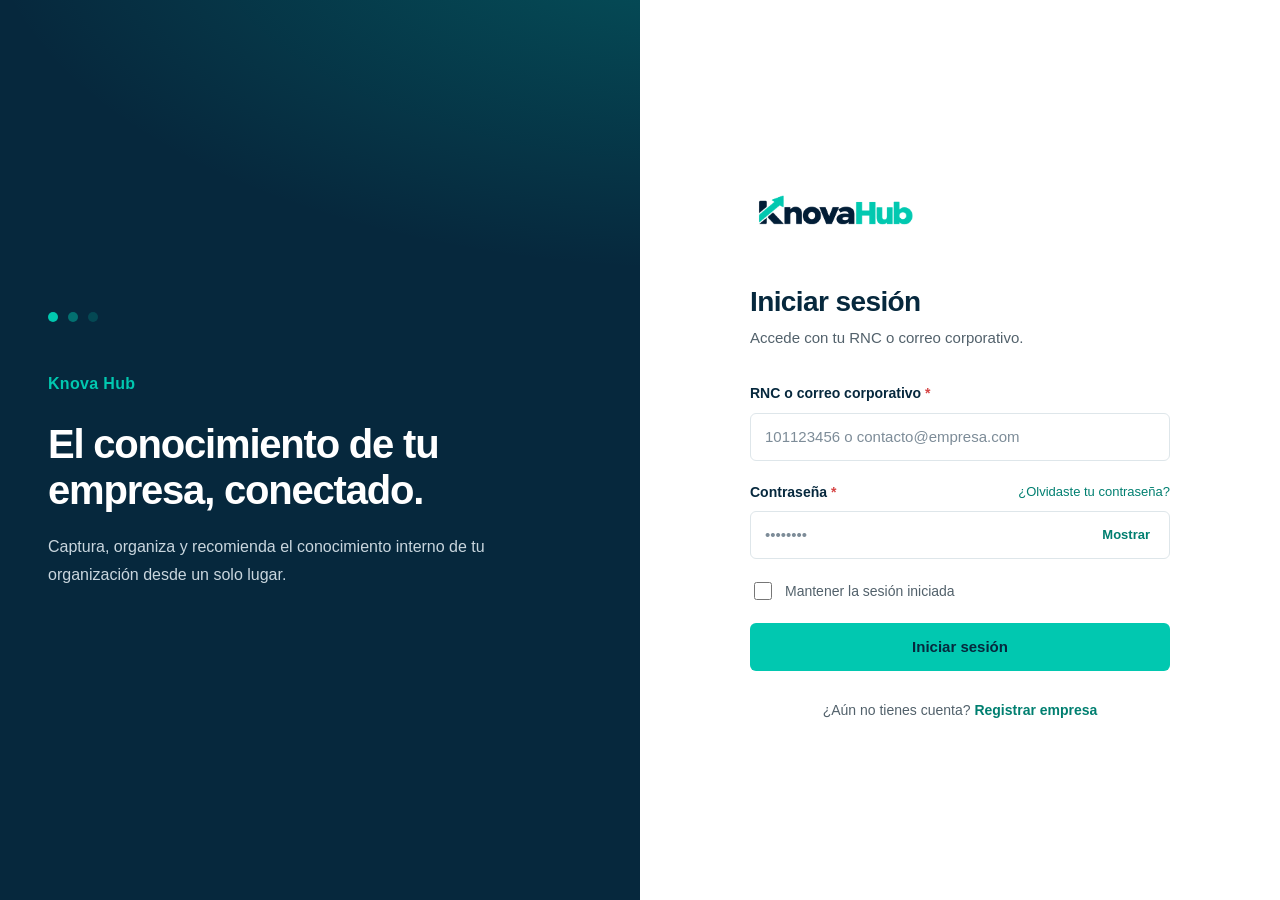
<file: Client-Js/dashboard/documentos.html>
<!DOCTYPE html>
<html lang="es">
<head>
    <meta charset="UTF-8">
    <meta name="viewport" content="width=device-width, initial-scale=1.0">
    <title>Conocimiento — Knova Hub</title>
    <link rel="stylesheet" href="./css/dashboard.css">
    <link rel="stylesheet" href="./css/manage.css">
    <link rel="stylesheet" href="./css/ui.css">
    <script src="./js/app.js" defer></script>
    <script src="./js/ui.js" defer></script>
    <script src="./js/validacion.js" defer></script>
    <script src="./js/documentos.js" defer></script>
    <link rel="stylesheet" href="./css/tema.css">
    <script src="./js/tema.js"></script>
</head>
<body>
    <a class="skip-link" href="#contenido">Saltar al contenido</a>

    <div class="shell">
        <aside class="sidebar">
            <a class="sidebar-logo" href="../home/index.html" aria-label="Knova Hub — Inicio">
                <img src="../assets/logo.png" alt="Knova Hub" width="1983" height="793">
            </a>

            <nav class="side-nav" aria-label="Navegación del panel">
                <a class="nav-item" data-page="dashboard" href="dashboard.html">Inicio</a>
                <a class="nav-item" data-page="usuarios" data-role-gestion href="usuarios.html">Usuarios</a>
                <a class="nav-item" data-page="solicitudes" data-role-gestion href="solicitudes.html">Solicitudes</a>
                <a class="nav-item" data-page="departamentos" data-role-gestion href="departamentos.html">Departamentos</a>
                <a class="nav-item" data-page="documentos" href="documentos.html">Documentos</a>
                <a class="nav-item" href="documentos.html?tipo=wiki">Wikis y minutas</a>
                <a class="nav-item" href="dashboard.html#asistente-ia">Recomendaciones (IA)</a>
            </nav>
        </aside>

        <div class="main">
            <header class="topbar">
                <h2 class="topbar-title" id="module-title">Conocimiento</h2>

                <div class="user-menu">
                    <div class="user-info">
                        <span class="user-name" id="user-name"></span>
                        <span class="role-badge" id="user-role"></span>
                    </div>
                    <button type="button" class="logout-btn" id="logout">Cerrar sesión</button>
                </div>
            </header>

            <main class="dashboard-content" id="contenido">
                <div class="page-header">
                    <div>
                        <h1 id="page-title">Documentos</h1>
                        <p class="page-subtitle" id="list-status" role="status"></p>
                    </div>
                    <button type="button" class="btn btn-primary" id="new-item" hidden>Crear</button>
                </div>
                <p class="form-message is-error" id="list-error" role="alert" hidden></p>
                <section class="card" aria-label="Listado de conocimiento">
                    <div class="form-grid">
                        <label class="field">Buscar <input type="search" id="search" placeholder="Título, descripción o contenido"></label>
                        <label class="field" id="type-filter" hidden>Tipo
                            <select id="filter-type">
                                <option value="">Wikis y minutas</option>
                                <option value="2">Wiki</option>
                                <option value="3">Minuta</option>
                            </select>
                        </label>
                        <label class="field">Departamento <select id="filter-department"></select></label>
                        <label class="field">Categoría <select id="filter-category"></select></label>
                        <label class="field">Etiqueta <select id="filter-tag"></select></label>
                    </div>
                    <div class="table-wrap">
                        <table class="table">
                            <thead><tr>
                                <th>Título</th><th>Tipo</th><th>Visibilidad</th><th>Categoría</th><th>Autor</th><th>Acciones</th>
                            </tr></thead>
                            <tbody id="items"></tbody>
                        </table>
                    </div>
                </section>
                <section class="card" id="editor" hidden>
                    <h2 id="editor-title"></h2>
                    <form id="editor-form" novalidate>
                        <div class="form-grid">
                            <label class="field">Título <input id="title" maxlength="200" required></label>
                            <label class="field" id="type-field">Tipo
                                <select id="type">
                                    <option value="2">Wiki</option>
                                    <option value="3">Minuta</option>
                                </select>
                            </label>
                            <label class="field">Visibilidad
                                <select id="visibility">
                                    <option value="1">General</option>
                                    <option value="2">Departamento</option>
                                </select>
                            </label>
                            <label class="field">Departamento <select id="department"></select></label>
                            <label class="field">Categoría <select id="category"></select></label>
                            <label class="field">Etiquetas
                                <select id="tags" multiple size="4"></select>
                                <span class="inline-note">Puedes seleccionar varias etiquetas.</span>
                            </label>
                        </div>
                        <div class="form-grid">
                            <label class="field">Descripción <textarea id="description" rows="3" maxlength="1000"></textarea></label>
                            <label class="field">Contenido <textarea id="content" rows="7"></textarea></label>
                        </div>
                        <div class="form-grid" id="file-field">
                            <label class="field">Archivo adjunto
                                <input type="file" id="file" accept=".pdf,.docx,.txt,.md" aria-describedby="file-note">
                                <span id="file-note" class="inline-note"></span>
                            </label>
                        </div>
                        <p class="form-message is-error" id="editor-error" role="alert" hidden></p>
                        <div class="form-actions">
                            <button class="btn btn-primary" id="save" type="submit">Guardar</button>
                            <button class="btn" id="cancel" type="button">Cancelar</button>
                        </div>
                    </form>
                </section>
                <section class="card" id="detail" hidden>
                    <div class="page-header">
                        <h2 id="detail-title" tabindex="-1"></h2>
                        <button class="btn" id="close-detail" type="button">Cerrar</button>
                    </div>
                    <p class="page-subtitle" id="detail-meta"></p>
                    <p class="knowledge-text" id="detail-description"></p>
                    <div class="knowledge-text" id="detail-content"></div>
                    <p class="inline-note" id="detail-file"></p>
                    <p class="form-message is-error" id="detail-error" role="alert" hidden></p>
                    <div class="form-actions toolbar">
                        <button class="btn" id="download" type="button" hidden>Descargar archivo</button>
                        <button class="btn" id="remove-file" type="button" hidden>Quitar archivo</button>
                        <button class="btn" id="edit" type="button" hidden>Editar</button>
                        <button class="btn btn-danger" id="delete" type="button" hidden>Eliminar</button>
                    </div>
                    <div class="related" aria-labelledby="related-title">
                        <h3 id="related-title">Relacionados</h3>
                        <p class="empty-text" id="related-status" role="status"></p>
                        <ul class="activity-list" id="related"></ul>
                    </div>
                </section>
            </main>
        </div>
    </div>
</body>
</html>
</file>
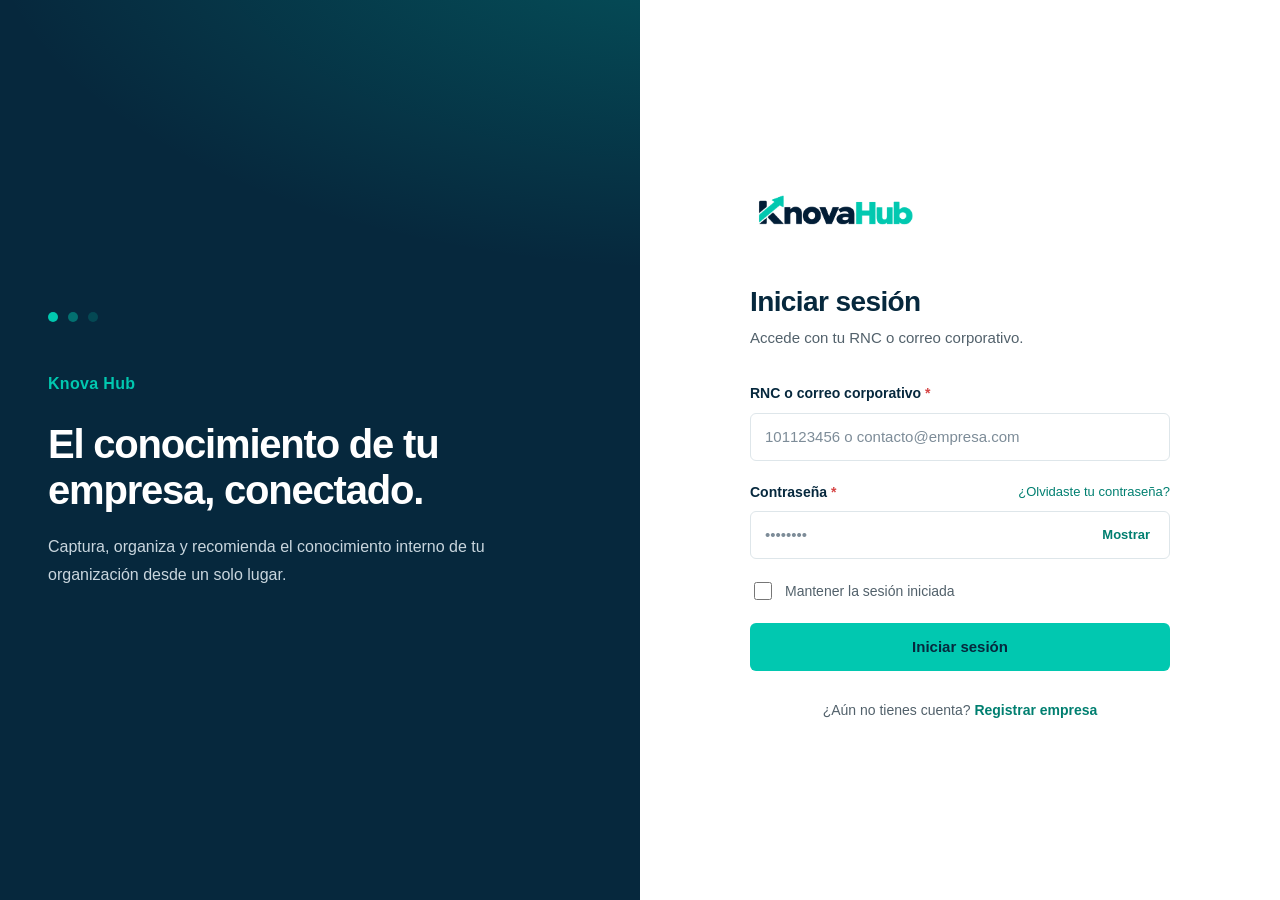
<file: Client-Js/dashboard/etiquetas.html>
<!DOCTYPE html>
<html lang="es">
<head>
    <meta charset="UTF-8">
    <meta name="viewport" content="width=device-width, initial-scale=1.0">
    <title>Etiquetas — Knova Hub</title>
    <link rel="stylesheet" href="./css/dashboard.css">
    <link rel="stylesheet" href="./css/manage.css">
    <link rel="stylesheet" href="./css/ui.css">
    <script src="./js/app.js" defer></script>
    <script src="./js/ui.js" defer></script>
    <script src="./js/validacion.js" defer></script>
    <script src="./js/catalogos.js" defer></script>
    <link rel="stylesheet" href="./css/tema.css">
    <script src="./js/tema.js"></script>
</head>
<body data-catalog="tags">
    <a class="skip-link" href="#contenido">Saltar al contenido</a>

    <div class="shell">
        <aside class="sidebar">
            <a class="sidebar-logo" href="../home/index.html" aria-label="Knova Hub — Inicio">
                <img src="../assets/logo.png" alt="Knova Hub" width="1983" height="793">
            </a>

            <nav class="side-nav" aria-label="Navegación del panel">
                <a class="nav-item" data-page="dashboard" href="dashboard.html">Inicio</a>
                <a class="nav-item" data-page="usuarios" data-role-gestion href="usuarios.html">Usuarios</a>
                <a class="nav-item" data-page="solicitudes" data-role-gestion href="solicitudes.html">Solicitudes</a>
                <a class="nav-item" data-page="departamentos" data-role-gestion href="departamentos.html">Departamentos</a>
                <a class="nav-item" data-page="documentos" href="documentos.html">Documentos</a>
                <a class="nav-item" href="documentos.html?tipo=wiki">Wikis y minutas</a>
                <a class="nav-item" href="dashboard.html#asistente-ia">Recomendaciones (IA)</a>
            </nav>
        </aside>

        <div class="main">
            <header class="topbar">
                <h2 class="topbar-title" id="module-title">Conocimiento</h2>

                <div class="user-menu">
                    <div class="user-info">
                        <span class="user-name" id="user-name"></span>
                        <span class="role-badge" id="user-role"></span>
                    </div>
                    <button type="button" class="logout-btn" id="logout">Cerrar sesión</button>
                </div>
            </header>

            <main class="dashboard-content" id="contenido">
                <div class="page-header">
                    <div>
                        <h1>Etiquetas</h1>
                        <p class="page-subtitle" id="catalog-status" role="status"></p>
                    </div>
                    <button class="btn btn-primary" id="new-item" type="button" hidden>Crear</button>
                </div>
                <p class="form-message is-error" id="catalog-error" role="alert" hidden></p>
                <section class="card" aria-label="Etiquetas">
                    <label class="field">Buscar <input type="search" id="search"></label>
                    <div class="table-wrap">
                        <table class="table">
                            <thead><tr><th>Nombre</th><th>Estado</th><th id="actions-heading" hidden>Acciones</th></tr></thead>
                            <tbody id="items"></tbody>
                        </table>
                    </div>
                </section>
                <section class="card" id="editor" hidden>
                    <h2 id="editor-title"></h2>
                    <form id="editor-form" novalidate>
                        <div class="form-grid">
                            <label class="field">Nombre <input id="name" maxlength="50" required></label>

                        </div>
                        <p class="form-message is-error" id="editor-error" role="alert" hidden></p>
                        <div class="form-actions">
                            <button class="btn btn-primary" id="save" type="submit">Guardar</button>
                            <button class="btn" id="cancel" type="button">Cancelar</button>
                        </div>
                    </form>
                </section>
            </main>
        </div>
    </div>
</body>
</html>
</file>
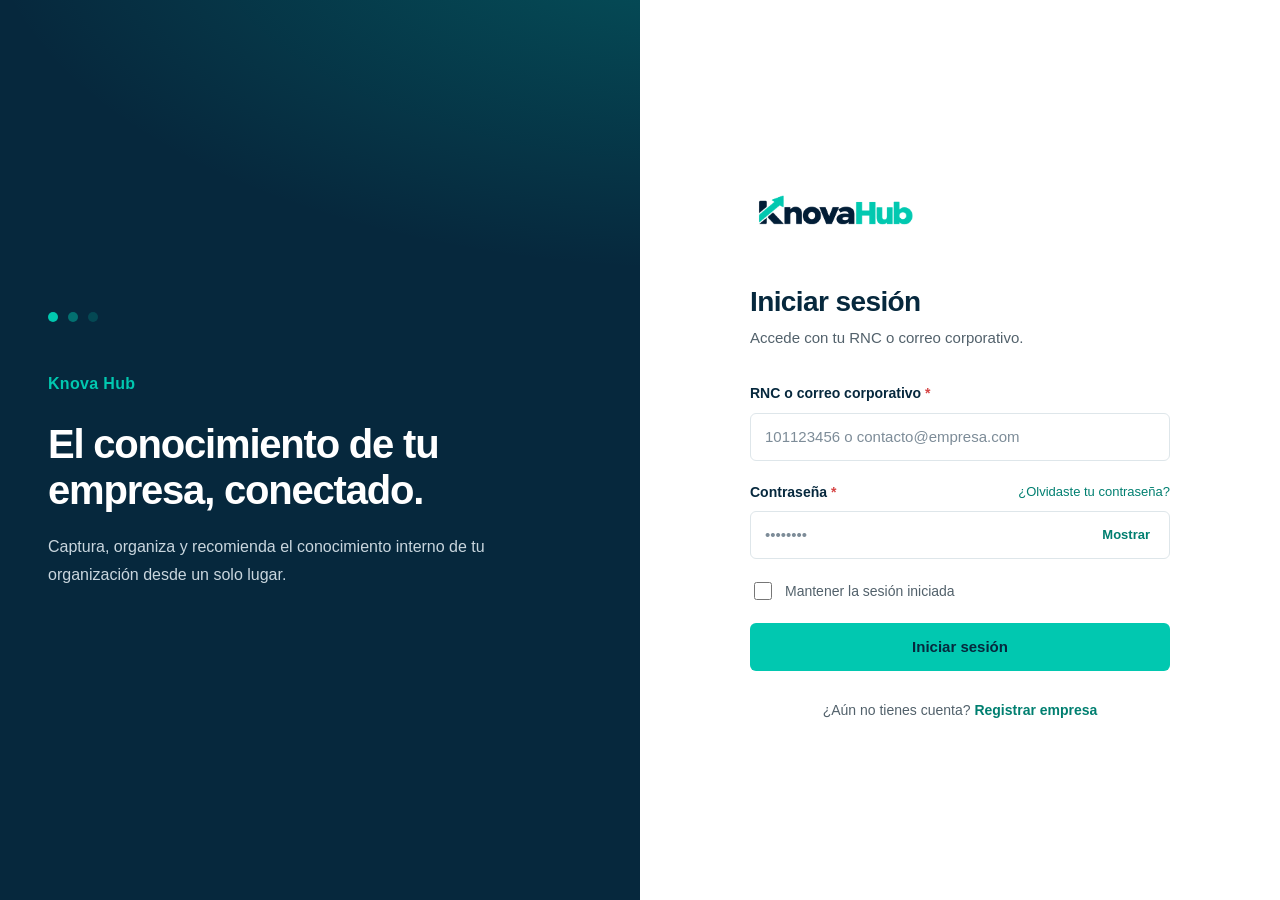
<file: Client-Js/dashboard/solicitudes.html>
<!DOCTYPE html>
<html lang="es">

<head>
    <meta charset="UTF-8">
    <meta name="viewport" content="width=device-width, initial-scale=1.0">
    <meta name="description" content="Solicitudes de alta de empleados de Knova Hub.">
    <title>Solicitudes — Knova Hub</title>

    <link rel="stylesheet" href="./css/dashboard.css">
    <link rel="stylesheet" href="./css/manage.css">
    <link rel="stylesheet" href="./css/ui.css">
    <script src="./js/app.js" defer></script>
    <script src="./js/ui.js" defer></script>
    <script src="./js/validacion.js" defer></script>
    <script src="./js/copiar-contrasena.js" defer></script>
    <script src="./js/solicitudes.js" defer></script>
    <link rel="stylesheet" href="./css/tema.css">
    <script src="./js/tema.js"></script>
</head>

<body>
    <a class="skip-link" href="#contenido">Saltar al contenido</a>

    <div class="shell">
        <aside class="sidebar">
            <a class="sidebar-logo" href="../home/index.html" aria-label="Knova Hub — Inicio">
                <img src="../assets/logo.png" alt="Knova Hub" width="1983" height="793">
            </a>

            <nav class="side-nav" aria-label="Navegación del panel">
                <a class="nav-item" data-page="dashboard" href="dashboard.html">Inicio</a>
                <a class="nav-item" data-page="usuarios" data-role-gestion href="usuarios.html">Usuarios</a>
                <a class="nav-item" data-page="solicitudes" data-role-gestion href="solicitudes.html">Solicitudes</a>
                <a class="nav-item" data-page="departamentos" data-role-gestion href="departamentos.html">Departamentos</a>
                <a class="nav-item" data-page="documentos" href="documentos.html">Documentos</a>
                <a class="nav-item" href="documentos.html?tipo=wiki">Wikis y minutas</a>
                <a class="nav-item" href="dashboard.html#asistente-ia">Recomendaciones (IA)</a>
            </nav>
        </aside>

        <div class="main">
            <header class="topbar">
                <h2 class="topbar-title">Solicitudes</h2>

                <div class="user-menu">
                    <div class="user-info">
                        <span class="user-name" id="user-name"></span>
                        <span class="role-badge" id="user-role"></span>
                    </div>
                    <button type="button" class="logout-btn" id="logout">Cerrar sesión</button>
                </div>
            </header>

            <main class="dashboard-content" id="contenido">
                <div class="page-header">
                    <div>
                        <h1 id="titulo-solicitudes">Solicitudes de alta</h1>
                        <p class="page-subtitle" id="list-subtitle">Cargando…</p>
                    </div>
                    <div class="toolbar">
                        <button type="button" class="btn btn-primary" id="btn-nueva" hidden>Solicitar alta</button>
                    </div>
                </div>

                <section class="card">
                    <div class="table-wrap">
                        <table class="table">
                            <thead>
                                <tr>
                                    <th>Empleado</th>
                                    <th>Correo</th>
                                    <th>Departamento</th>
                                    <th id="col-solicitado">Solicitado por</th>
                                    <th>Estado</th>
                                    <th>Fecha</th>
                                    <th id="col-acciones">Acciones</th>
                                </tr>
                            </thead>
                            <tbody id="cuerpo-solicitudes"></tbody>
                        </table>
                    </div>
                    <p class="empty-state" id="vacio-solicitudes" hidden>No hay solicitudes todavía.</p>
                </section>

                <section class="card" id="card-form" hidden>
                    <h2>Nueva solicitud de alta</h2>
                    <p class="page-subtitle">La solicitud quedará pendiente hasta que el AdminEmpresa la apruebe.</p>

                    <div class="form-grid">
                        <div class="field">
                            <label for="f-nombre">Nombre completo <span class="req">*</span></label>
                            <input type="text" id="f-nombre" autocomplete="off">
                        </div>
                        <div class="field">
                            <label for="f-email">Correo <span class="req">*</span></label>
                            <input type="email" id="f-email" autocomplete="off">
                        </div>
                        <div class="field">
                            <label for="f-departamento">Departamento <span class="req">*</span></label>
                            <select id="f-departamento"></select>
                        </div>
                    </div>

                    <div class="form-message" id="form-message" role="alert" hidden></div>

                    <div class="form-message is-error" id="aviso-sin-deptos" hidden>
                        No tienes departamentos activos asignados. Pide al AdminEmpresa que te asigne uno para poder solicitar altas.
                    </div>

                    <div class="form-actions">
                        <button type="button" class="btn btn-primary" id="btn-enviar">Enviar solicitud</button>
                        <button type="button" class="btn" id="btn-cancelar">Cancelar</button>
                    </div>
                </section>

                <section class="card" id="card-temp" hidden>
                    <h2>Solicitud aprobada</h2>
                    <p>Se creó el usuario con esta contraseña temporal. Compártela con el empleado para su primer inicio de sesión.</p>
                    <div class="temp-password-box">
                        <code id="temp-password"></code>
                        <button type="button" class="temp-copy-button" id="btn-copy-temp" title="Copiar contraseña" aria-label="Copiar contraseña"><span class="temp-copy-icon"><svg xmlns="http://www.w3.org/2000/svg" width="16" height="16" viewBox="0 0 24 24" fill="none" stroke="currentColor" stroke-width="2" stroke-linecap="round" stroke-linejoin="round" aria-hidden="true"><rect x="8" y="4" width="13" height="16" rx="2" /><path d="M16 4V3a2 2 0 0 0-2-2H5a2 2 0 0 0-2 2v13a2 2 0 0 0 2 2h3" /></svg></span><span class="temp-copy-label">Copiar</span></button>
                    </div>
                    <div class="form-actions">
                        <button type="button" class="btn" id="btn-temp-ok">Entendido</button>
                    </div>
                </section>
            </main>
        </div>
    </div>
</body>

</html>
</file>
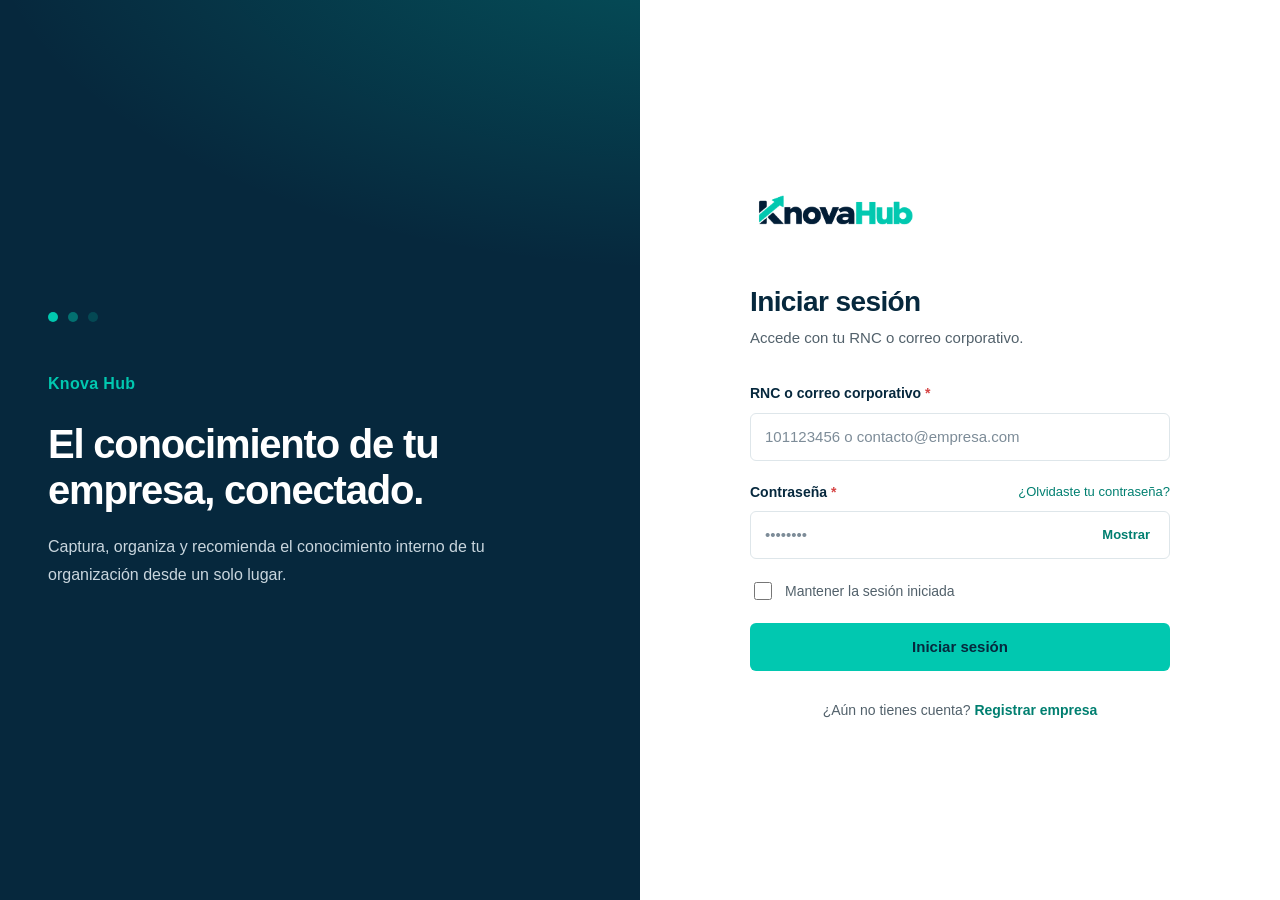
<file: Client-Js/dashboard/usuarios.html>
<!DOCTYPE html>
<html lang="es">

<head>
    <meta charset="UTF-8">
    <meta name="viewport" content="width=device-width, initial-scale=1.0">
    <meta name="description" content="Gestión de usuarios de Knova Hub.">
    <title>Usuarios — Knova Hub</title>

    <link rel="stylesheet" href="./css/dashboard.css">
    <link rel="stylesheet" href="./css/manage.css">
    <link rel="stylesheet" href="./css/ui.css">
    <script src="./js/app.js" defer></script>
    <script src="./js/ui.js" defer></script>
    <script src="./js/validacion.js" defer></script>
    <script src="./js/copiar-contrasena.js" defer></script>
    <script src="./js/usuarios.js" defer></script>
    <link rel="stylesheet" href="./css/tema.css">
    <script src="./js/tema.js"></script>
</head>

<body>
    <a class="skip-link" href="#contenido">Saltar al contenido</a>

    <div class="shell">
        <aside class="sidebar">
            <a class="sidebar-logo" href="../home/index.html" aria-label="Knova Hub — Inicio">
                <img src="../assets/logo.png" alt="Knova Hub" width="1983" height="793">
            </a>

            <nav class="side-nav" aria-label="Navegación del panel">
                <a class="nav-item" data-page="dashboard" href="dashboard.html">Inicio</a>
                <a class="nav-item" data-page="usuarios" data-role-gestion href="usuarios.html">Usuarios</a>
                <a class="nav-item" data-page="solicitudes" data-role-gestion href="solicitudes.html">Solicitudes</a>
                <a class="nav-item" data-page="departamentos" data-role-gestion href="departamentos.html">Departamentos</a>
                <a class="nav-item" data-page="documentos" href="documentos.html">Documentos</a>
                <a class="nav-item" href="documentos.html?tipo=wiki">Wikis y minutas</a>
                <a class="nav-item" href="dashboard.html#asistente-ia">Recomendaciones (IA)</a>
            </nav>
        </aside>

        <div class="main">
            <header class="topbar">
                <h2 class="topbar-title">Usuarios</h2>

                <div class="user-menu">
                    <div class="user-info">
                        <span class="user-name" id="user-name"></span>
                        <span class="role-badge" id="user-role"></span>
                    </div>
                    <button type="button" class="logout-btn" id="logout">Cerrar sesión</button>
                </div>
            </header>

            <main class="dashboard-content" id="contenido">
                <div class="page-header">
                    <div>
                        <h1>Usuarios de tu empresa</h1>
                        <p class="page-subtitle" id="list-subtitle">Cargando…</p>
                    </div>
                    <div class="toolbar">
                        <a class="btn btn-primary" href="solicitudes.html" id="btn-solicitar" hidden>Solicitar alta</a>
                        <button type="button" class="btn btn-primary" id="btn-nuevo" hidden>Crear usuario</button>
                    </div>
                </div>

                <section class="card">
                    <div class="table-wrap">
                        <table class="table" id="tabla-usuarios">
                            <thead>
                                <tr>
                                    <th>Nombre</th>
                                    <th>Correo</th>
                                    <th>Rol</th>
                                    <th>Departamento</th>
                                    <th>Estado</th>
                                    <th id="col-acciones">Acciones</th>
                                </tr>
                            </thead>
                            <tbody id="cuerpo-usuarios"></tbody>
                        </table>
                    </div>
                    <p class="empty-state" id="vacio-usuarios" hidden>No hay usuarios para mostrar.</p>
                </section>

                <section class="card" id="card-form" hidden>
                    <h2 id="form-titulo">Crear usuario</h2>

                    <div class="form-grid">
                        <div class="field">
                            <label for="f-nombre">Nombre completo <span class="req">*</span></label>
                            <input type="text" id="f-nombre" autocomplete="off">
                        </div>
                        <div class="field">
                            <label for="f-email">Correo <span class="req">*</span></label>
                            <input type="email" id="f-email" autocomplete="off">
                        </div>
                        <div class="field" id="campo-rol">
                            <label for="f-rol">Rol <span class="req">*</span></label>
                            <select id="f-rol">
                                <option value="1">AdminEmpresa</option>
                                <option value="2">Supervisor</option>
                                <option value="3" selected>Usuario</option>
                            </select>
                        </div>
                        <div class="field" id="campo-departamento">
                            <label for="f-departamento">Departamento <span id="departamento-requerido" class="req">*</span></label>
                            <select id="f-departamento" aria-describedby="departamento-ayuda"></select>
                            <small id="departamento-ayuda" hidden>Para seleccionar varios departamentos, mantén pulsado Ctrl (Cmd en Mac).</small>
                        </div>
                    </div>

                    <div class="form-message" id="form-message" role="alert" hidden></div>

                    <div class="form-actions">
                        <button type="button" class="btn btn-primary" id="btn-guardar">Guardar</button>
                        <button type="button" class="btn" id="btn-cancelar">Cancelar</button>
                    </div>
                </section>

                <section class="card" id="card-temp" hidden>
                    <h2>Usuario creado</h2>
                    <p>Comparte esta contraseña temporal con el usuario. Deberá cambiarla en su primer inicio de sesión.</p>
                    <div class="temp-password-box">
                        <code id="temp-password"></code>
                        <button type="button" class="temp-copy-button" id="btn-copy-temp" title="Copiar contraseña" aria-label="Copiar contraseña"><span class="temp-copy-icon"><svg xmlns="http://www.w3.org/2000/svg" width="16" height="16" viewBox="0 0 24 24" fill="none" stroke="currentColor" stroke-width="2" stroke-linecap="round" stroke-linejoin="round" aria-hidden="true"><rect x="8" y="4" width="13" height="16" rx="2" /><path d="M16 4V3a2 2 0 0 0-2-2H5a2 2 0 0 0-2 2v13a2 2 0 0 0 2 2h3" /></svg></span><span class="temp-copy-label">Copiar</span></button>
                    </div>
                    <div class="form-actions">
                        <button type="button" class="btn" id="btn-temp-ok">Entendido</button>
                    </div>
                </section>
            </main>
        </div>
    </div>
</body>

</html>
</file>
<file: Client-Js/styles.css>
/* =========================
   01. COLORES Y BASE
========================= */

:root {
    --white: #ffffff;
    --section-background: #f3f6f8;
    --heading: #06283d;
    --text: #52616b;
    --border: #dee6ea;
    --brand: #01c8b0;
    --brand-hover: #00b49e;
    --focus: #007f70;
}

* {
    box-sizing: border-box;
}

html {
    scroll-behavior: smooth;
    scroll-padding-top: 100px;
}

body {
    margin: 0;
    background: var(--white);
    color: var(--text);
    font-family: -apple-system, BlinkMacSystemFont, "Segoe UI", Arial, sans-serif;
    line-height: 1.6;
}

h1,
h2,
h3,
p {
    margin: 0;
}

h1,
h2,
h3 {
    color: var(--heading);
    font-weight: 700;
    line-height: 1.15;
}

a {
    color: inherit;
    text-decoration: none;
}

a:hover {
    text-decoration: underline;
    text-underline-offset: 4px;
}

a:focus-visible {
    outline: 3px solid var(--focus);
    outline-offset: 4px;
}

img {
    display: block;
    max-width: 100%;
    height: auto;
}

.container {
    width: min(1080px, calc(100% - 48px));
    margin-inline: auto;
}

/* Acceso al contenido mediante teclado. */
.skip-link {
    position: fixed;
    top: -100px;
    left: 20px;
    z-index: 200;
    padding: 12px 16px;
    background: var(--heading);
    color: var(--white);
    border-radius: 5px;
}

.skip-link:focus {
    top: 12px;
}


/* =========================
   02. NAVEGACIÓN
========================= */

.site-header {
    position: sticky;
    top: 0;
    z-index: 100;
    background: var(--white);
    border-bottom: 1px solid var(--border);
}

.navigation {
    display: flex;
    align-items: center;
    justify-content: space-between;
    min-height: 80px;
    gap: 24px;
}

.brand {
    display: block;
    flex-shrink: 0;
}

.brand img {
    width: 165px;
}

.navigation-links {
    display: flex;
    align-items: center;
    gap: 8px;
    color: var(--heading);
    font-size: 14px;
    font-weight: 500;
}

.navigation-links a {
    display: inline-flex;
    align-items: center;
    justify-content: center;
    min-height: 44px;
    padding: 10px 16px;
    border-radius: 6px;
    transition: background-color 0.2s ease;
}

.navigation-links a:hover {
    background: var(--section-background);
    text-decoration: none;
}

/* Destacar GitHub sin añadir clases al HTML actual. */
.navigation-links a[href="https://github.com/emaaadev/knova_hub"] {
    margin-left: 12px;
    padding: 9px 18px;
    border: 1px solid var(--border);
    font-weight: 600;
}


/* =========================
   03. PRESENTACIÓN
========================= */

.hero {
    padding-block: 80px;
    text-align: center;
}

.hero h1 {
    max-width: 960px;
    margin-inline: auto;
    font-size: clamp(38px, 5.6vw, 68px);
    letter-spacing: -2.4px;
}

.hero h1 span {
    display: block;
}

.hero-description {
    max-width: 600px;
    margin: 24px auto 32px;
    font-size: 18px;
    line-height: 1.7;
}

.button {
    display: inline-block;
    padding: 13px 24px;
    background: var(--brand);
    color: var(--heading);
    border-radius: 6px;
    font-size: 14px;
    font-weight: 600;
    transition: background-color 0.2s ease;
}

.button:hover {
    background: var(--brand-hover);
    text-decoration: none;
}


/* =========================
   04. FUNCIONES Y TARJETAS
========================= */

.features {
    padding-block: 80px;
    background: var(--section-background);
}

.features h2 {
    max-width: 680px;
    margin-inline: auto;
    text-align: center;
    font-size: clamp(28px, 3.2vw, 38px);
    letter-spacing: -1px;
}

.feature-list {
    display: grid;
    grid-template-columns: repeat(3, minmax(0, 1fr));
    gap: 24px;
    margin-top: 40px;
}

.feature {
    padding: 32px;
    background: var(--white);
    border: 1px solid var(--border);
    border-radius: 8px;
    transition:
        transform 0.2s ease,
        box-shadow 0.2s ease;
}

.feature h3 {
    margin-bottom: 16px;
    font-size: 23px;
    letter-spacing: -0.5px;
}

.feature p {
    font-size: 15px;
    line-height: 1.7;
}

@media (hover: hover) and (pointer: fine) {
    .feature:hover {
        transform: translateY(-3px);
        box-shadow: 0 8px 20px rgb(6 40 61 / 7%);
    }
}

/* Aparición activada desde JavaScript. */
@keyframes reveal-card {
    from {
        opacity: 0;
        transform: translateY(16px);
    }

    to {
        opacity: 1;
        transform: translateY(0);
    }
}

.feature.is-revealing {
    animation: reveal-card 500ms ease both;
}

.feature.is-revealing:nth-child(2) {
    animation-delay: 100ms;
}

.feature.is-revealing:nth-child(3) {
    animation-delay: 200ms;
}


/* =========================
   05. PROYECTO ACADÉMICO
========================= */

.project {
    padding-block: 48px;
    text-align: center;
}

.project-content {
    max-width: 720px;
}

.project h2 {
    margin-bottom: 16px;
    font-size: clamp(24px, 2.8vw, 30px);
    letter-spacing: -0.7px;
}

.project-description {
    font-size: 15px;
    line-height: 1.7;
}

.project-note {
    margin-top: 16px;
    font-size: 13px;
}

.institution-logo {
    display: block;
    width: fit-content;
    margin: 24px auto 0;
}

.institution-logo img {
    width: 120px;

    /* Hace legible el PNG blanco actual sobre el fondo claro. */
    filter: brightness(0);
}


/* =========================
   06. FOOTER
========================= */

.site-footer {
    border-top: 1px solid var(--border);
}

.footer-content {
    display: flex;
    align-items: center;
    justify-content: space-between;
    gap: 24px;
    padding-block: 24px;
    font-size: 12px;
}

.footer-content a {
    padding-block: 8px;
}


/* =========================
   07. TABLET Y MÓVIL
========================= */

@media (max-width: 760px) {
    .feature-list {
        grid-template-columns: 1fr;
        max-width: 540px;
        margin-inline: auto;
        gap: 16px;
    }

    .hero,
    .features {
        padding-block: 64px;
    }
}

@media (max-width: 540px) {
    html {
        scroll-padding-top: 150px;
    }

    .container {
        width: calc(100% - 40px);
    }

    .navigation {
        flex-direction: column;
        justify-content: center;
        gap: 0;
        padding-block: 6px 12px;
    }

    .brand img {
        width: 140px;
    }

    .navigation-links {
        justify-content: center;
        flex-wrap: wrap;
        gap: 4px;
        font-size: 13px;
    }

    .navigation-links a {
        padding-inline: 12px;
    }

    .navigation-links a[href="https://github.com/emaaadev/knova_hub"] {
        margin-left: 4px;
        padding-inline: 14px;
    }

    .hero,
    .features {
        padding-block: 48px;
    }

    .hero h1 {
        font-size: clamp(34px, 9vw, 46px);
        letter-spacing: -1.4px;
    }

    .hero-description {
        margin-block: 24px;
        font-size: 16px;
    }

    .feature-list {
        margin-top: 32px;
    }

    .feature {
        padding: 24px;
    }

    .feature h3 {
        font-size: 21px;
    }

    .project {
        padding-block: 40px;
    }

    .institution-logo img {
        width: 110px;
    }

    .footer-content {
        flex-wrap: wrap;
        gap: 12px;
    }
}


/* =========================
   08. MOVIMIENTO REDUCIDO
========================= */

@media (prefers-reduced-motion: reduce) {
    html {
        scroll-behavior: auto;
    }

    .feature,
    .button,
    .navigation-links a {
        transition: none;
    }

    .feature:hover {
        transform: none;
    }

    .feature.is-revealing {
        animation: none;
    }
}
</file>
<file: Client-Js/home/css/styles.css>
/* =========================
   01. COLORES Y BASE
========================= */

:root {
    --white: #ffffff;
    --section-background: #f3f6f8;
    --heading: #06283d;
    --text: #52616b;
    --border: #dee6ea;
    --brand: #01c8b0;
    --brand-hover: #00b49e;
    --focus: #007f70;
}

* {
    box-sizing: border-box;
}

html {
    scroll-behavior: smooth;
    scroll-padding-top: 100px;
}

body {
    margin: 0;
    background: var(--white);
    color: var(--text);
    font-family: -apple-system, BlinkMacSystemFont, "Segoe UI", Arial, sans-serif;
    line-height: 1.6;
}

h1,
h2,
h3,
p {
    margin: 0;
}

h1,
h2,
h3 {
    color: var(--heading);
    font-weight: 700;
    line-height: 1.15;
}

a {
    color: inherit;
    text-decoration: none;
}

a:hover {
    text-decoration: underline;
    text-underline-offset: 4px;
}

a:focus-visible {
    outline: 3px solid var(--focus);
    outline-offset: 4px;
}

img {
    display: block;
    max-width: 100%;
    height: auto;
}

.container {
    width: min(1080px, calc(100% - 48px));
    margin-inline: auto;
}

/* Acceso al contenido mediante teclado. */
.skip-link {
    position: fixed;
    top: -100px;
    left: 20px;
    z-index: 200;
    padding: 12px 16px;
    background: var(--heading);
    color: var(--white);
    border-radius: 5px;
}

.skip-link:focus {
    top: 12px;
}


/* =========================
   02. NAVEGACIÓN
========================= */

.site-header {
    position: sticky;
    top: 0;
    z-index: 100;
    background: var(--white);
    border-bottom: 1px solid var(--border);
}

.navigation {
    display: flex;
    align-items: center;
    justify-content: space-between;
    min-height: 80px;
    gap: 24px;
}

.brand {
    display: block;
    flex-shrink: 0;
}

.brand img {
    width: 165px;
}

.navigation-links {
    display: flex;
    align-items: center;
    gap: 8px;
    color: var(--heading);
    font-size: 14px;
    font-weight: 500;
}

.navigation-links a {
    display: inline-flex;
    align-items: center;
    justify-content: center;
    min-height: 44px;
    padding: 10px 16px;
    border-radius: 6px;
    transition: background-color 0.2s ease;
}

.navigation-links a:hover {
    background: var(--section-background);
    text-decoration: none;
}

/* Destacar GitHub sin añadir clases al HTML actual. */
.navigation-links a[href="https://github.com/emaaadev/knova_hub"] {
    margin-left: 12px;
    padding: 9px 18px;
    border: 1px solid var(--border);
    font-weight: 600;
}

.navigation-links #authNavButton {
    background: var(--brand);
    color: var(--heading);
    margin-left: 12px;

}
.navigation-links #authNavButton:hover {
    background: var(--brand-hover);
    text-decoration: none;
}


/* =========================
   03. PRESENTACIÓN
========================= */

.hero {
    padding-block: 80px;
    text-align: center;
}

.hero h1 {
    max-width: 960px;
    margin-inline: auto;
    font-size: clamp(38px, 5.6vw, 68px);
    letter-spacing: -2.4px;
}

.hero h1 span {
    display: block;
}

.hero-description {
    max-width: 600px;
    margin: 24px auto 32px;
    font-size: 18px;
    line-height: 1.7;
}

.button {
    display: inline-block;
    padding: 13px 24px;
    background: var(--brand);
    color: var(--heading);
    border-radius: 6px;
    font-size: 14px;
    font-weight: 600;
    transition: background-color 0.2s ease;
}

.button:hover {
    background: var(--brand-hover);
    text-decoration: none;
}


/* =========================
   04. FUNCIONES Y TARJETAS
========================= */

.features {
    padding-block: 80px;
    background: var(--section-background);
}

.features h2 {
    max-width: 680px;
    margin-inline: auto;
    text-align: center;
    font-size: clamp(28px, 3.2vw, 38px);
    letter-spacing: -1px;
}

.feature-list {
    display: grid;
    grid-template-columns: repeat(3, minmax(0, 1fr));
    gap: 24px;
    margin-top: 40px;
}

.feature {
    padding: 32px;
    background: var(--white);
    border: 1px solid var(--border);
    border-radius: 8px;
    transition:
        transform 0.2s ease,
        box-shadow 0.2s ease;
}

.feature h3 {
    margin-bottom: 16px;
    font-size: 23px;
    letter-spacing: -0.5px;
}

.feature p {
    font-size: 15px;
    line-height: 1.7;
}

@media (hover: hover) and (pointer: fine) {
    .feature:hover {
        transform: translateY(-3px);
        box-shadow: 0 8px 20px rgb(6 40 61 / 7%);
    }
}

/* Aparición activada desde JavaScript. */
@keyframes reveal-card {
    from {
        opacity: 0;
        transform: translateY(16px);
    }

    to {
        opacity: 1;
        transform: translateY(0);
    }
}

.feature.is-revealing {
    animation: reveal-card 500ms ease both;
}

.feature.is-revealing:nth-child(2) {
    animation-delay: 100ms;
}

.feature.is-revealing:nth-child(3) {
    animation-delay: 200ms;
}


/* =========================
   05. PROYECTO ACADÉMICO
========================= */

.project {
    padding-block: 48px;
    text-align: center;
}

.project-content {
    max-width: 720px;
}

.project h2 {
    margin-bottom: 16px;
    font-size: clamp(24px, 2.8vw, 30px);
    letter-spacing: -0.7px;
}

.project-description {
    font-size: 15px;
    line-height: 1.7;
}

.project-note {
    margin-top: 16px;
    font-size: 13px;
}

.institution-logo {
    display: block;
    width: fit-content;
    margin: 24px auto 0;
}

.institution-logo img {
    width: 120px;

    /* Hace legible el PNG blanco actual sobre el fondo claro. */
    filter: brightness(0);
}


/* =========================
   06. FOOTER
========================= */

.site-footer {
    border-top: 1px solid var(--border);
}

.footer-content {
    display: flex;
    align-items: center;
    justify-content: space-between;
    gap: 24px;
    padding-block: 24px;
    font-size: 12px;
}

.footer-content a {
    padding-block: 8px;
}


/* =========================
   07. TABLET Y MÓVIL
========================= */

@media (max-width: 760px) {
    .feature-list {
        grid-template-columns: 1fr;
        max-width: 540px;
        margin-inline: auto;
        gap: 16px;
    }

    .hero,
    .features {
        padding-block: 64px;
    }
}

@media (max-width: 540px) {
    html {
        scroll-padding-top: 150px;
    }

    .container {
        width: calc(100% - 40px);
    }

    .navigation {
        flex-direction: column;
        justify-content: center;
        gap: 0;
        padding-block: 6px 12px;
    }

    .brand img {
        width: 140px;
    }

    .navigation-links {
        justify-content: center;
        flex-wrap: wrap;
        gap: 4px;
        font-size: 13px;
    }

    .navigation-links a {
        padding-inline: 12px;
    }

    .navigation-links a[href="https://github.com/emaaadev/knova_hub"] {
        margin-left: 4px;
        padding-inline: 14px;
    }

    .hero,
    .features {
        padding-block: 48px;
    }

    .hero h1 {
        font-size: clamp(34px, 9vw, 46px);
        letter-spacing: -1.4px;
    }

    .hero-description {
        margin-block: 24px;
        font-size: 16px;
    }

    .feature-list {
        margin-top: 32px;
    }

    .feature {
        padding: 24px;
    }

    .feature h3 {
        font-size: 21px;
    }

    .project {
        padding-block: 40px;
    }

    .institution-logo img {
        width: 110px;
    }

    .footer-content {
        flex-wrap: wrap;
        gap: 12px;
    }
}


/* =========================
   08. MOVIMIENTO REDUCIDO
========================= */

@media (prefers-reduced-motion: reduce) {
    html {
        scroll-behavior: auto;
    }

    .feature,
    .button,
    .navigation-links a {
        transition: none;
    }

    .feature:hover {
        transform: none;
    }

    .feature.is-revealing {
        animation: none;
    }
}
</file>
<file: Client-Js/dashboard.css>
:root {
    --white: #ffffff;
    --surface: #f3f6f8;
    --heading: #06283d;
    --text: #52616b;
    --muted: #7d8c98;
    --border: #dee6ea;
    --brand: #01c8b0;
    --brand-hover: #00b49e;
    --focus: #007f70;
}

* {
    box-sizing: border-box;
}

html {
    scroll-behavior: smooth;
}

body {
    margin: 0;
    background: var(--surface);
    color: var(--text);
    font-family: -apple-system, BlinkMacSystemFont, "Segoe UI", Arial, sans-serif;
    line-height: 1.6;
    -webkit-font-smoothing: antialiased;
}

h1,
h2,
p,
dl,
dd {
    margin: 0;
}

h1,
h2 {
    color: var(--heading);
    font-weight: 700;
    line-height: 1.15;
}

a {
    color: inherit;
    text-decoration: none;
}

a:focus-visible,
button:focus-visible {
    outline: 3px solid var(--focus);
    outline-offset: 2px;
}

img {
    display: block;
    max-width: 100%;
    height: auto;
}

.skip-link {
    position: fixed;
    top: -100px;
    left: 20px;
    z-index: 200;
    padding: 12px 16px;
    background: var(--heading);
    color: var(--white);
    border-radius: 5px;
}

.skip-link:focus {
    top: 12px;
}

.shell {
    display: grid;
    grid-template-columns: 240px minmax(0, 1fr);
    min-height: 100vh;
}

.sidebar {
    background: var(--white);
    border-right: 1px solid var(--border);
    padding: 24px 16px;
    display: flex;
    flex-direction: column;
    gap: 32px;
}

.sidebar-logo img {
    width: 150px;
    margin-inline: auto;
}

.side-nav {
    display: flex;
    flex-direction: column;
    gap: 4px;
}

.nav-item {
    display: flex;
    align-items: center;
    min-height: 44px;
    padding: 10px 14px;
    border-radius: 6px;
    font-size: 14px;
    font-weight: 500;
    color: var(--text);
    transition: background-color 0.2s ease;
}

.nav-item:hover {
    background: var(--surface);
}

.nav-item.is-active {
    background: rgb(1 200 176 / 14%);
    color: var(--focus);
    font-weight: 600;
}

.main {
    display: flex;
    flex-direction: column;
    min-width: 0;
}

.topbar {
    position: sticky;
    top: 0;
    z-index: 100;
    display: flex;
    align-items: center;
    justify-content: space-between;
    gap: 24px;
    min-height: 72px;
    padding: 0 32px;
    background: var(--white);
    border-bottom: 1px solid var(--border);
}

.topbar-title {
    font-size: 18px;
    letter-spacing: -0.3px;
}

.user-menu {
    display: flex;
    align-items: center;
    gap: 16px;
}

.user-info {
    display: flex;
    flex-direction: column;
    align-items: flex-end;
    line-height: 1.3;
}

.user-name {
    font-size: 14px;
    font-weight: 600;
    color: var(--heading);
}

.role-badge {
    font-size: 12px;
    font-weight: 600;
    color: var(--focus);
    background: rgb(1 200 176 / 14%);
    padding: 2px 10px;
    border-radius: 999px;
}

.logout-btn {
    padding: 9px 16px;
    border: 1px solid var(--border);
    border-radius: 6px;
    background: var(--white);
    font: inherit;
    font-size: 14px;
    font-weight: 600;
    color: var(--heading);
    cursor: pointer;
    transition: background-color 0.2s ease;
}

.logout-btn:hover {
    background: var(--surface);
}

.dashboard-content {
    display: grid;
    gap: 24px;
    padding: 32px;
    max-width: 1100px;
    width: 100%;
}

.welcome h1 {
    font-size: clamp(24px, 3vw, 32px);
    letter-spacing: -0.6px;
}

.welcome p {
    margin-top: 6px;
    font-size: 15px;
    color: var(--muted);
}

.company-card,
.panel {
    background: var(--white);
    border: 1px solid var(--border);
    border-radius: 10px;
    padding: 24px;
}

.company-card h2,
.panel h2,
.quick-actions h2 {
    font-size: 16px;
    letter-spacing: -0.2px;
}

.company-fields {
    display: grid;
    grid-template-columns: repeat(auto-fit, minmax(180px, 1fr));
    gap: 16px;
    margin-top: 16px;
}

.company-fields dt {
    font-size: 12px;
    font-weight: 600;
    text-transform: uppercase;
    letter-spacing: 0.04em;
    color: var(--muted);
}

.company-fields dd {
    font-size: 15px;
    color: var(--heading);
    font-weight: 500;
    margin-top: 2px;
    overflow-wrap: anywhere;
}

.summary-grid {
    display: grid;
    grid-template-columns: repeat(4, minmax(0, 1fr));
    gap: 16px;
}

.summary-card {
    display: flex;
    flex-direction: column;
    gap: 4px;
    padding: 20px;
    background: var(--white);
    border: 1px solid var(--border);
    border-radius: 10px;
}

.summary-value {
    font-size: 28px;
    font-weight: 700;
    color: var(--heading);
    letter-spacing: -0.5px;
}

.summary-label {
    font-size: 13px;
    color: var(--muted);
}

.two-col {
    display: grid;
    grid-template-columns: repeat(2, minmax(0, 1fr));
    gap: 16px;
}

.empty-text {
    margin-top: 12px;
    font-size: 15px;
    color: var(--muted);
}

.quick-buttons {
    display: flex;
    flex-wrap: wrap;
    gap: 12px;
    margin-top: 16px;
}

.quick-btn {
    padding: 10px 18px;
    border: 1px solid var(--border);
    border-radius: 6px;
    background: var(--white);
    font: inherit;
    font-size: 14px;
    font-weight: 600;
    color: var(--muted);
    cursor: not-allowed;
}

.coming-soon {
    margin-top: 10px;
    font-size: 12px;
    color: var(--muted);
}

@media (max-width: 900px) {
    .shell {
        grid-template-columns: 1fr;
    }

    .sidebar {
        flex-direction: row;
        align-items: center;
        justify-content: space-between;
        border-right: none;
        border-bottom: 1px solid var(--border);
    }

    .side-nav {
        flex-direction: row;
        flex-wrap: wrap;
    }

    .summary-grid {
        grid-template-columns: repeat(2, minmax(0, 1fr));
    }

    .two-col {
        grid-template-columns: 1fr;
    }
}

@media (max-width: 560px) {
    .dashboard-content {
        padding: 24px 20px;
    }

    .topbar {
        padding: 0 20px;
    }

    .user-info {
        display: none;
    }

    .summary-grid {
        grid-template-columns: 1fr;
    }
}

@media (prefers-reduced-motion: reduce) {
    html {
        scroll-behavior: auto;
    }

    .nav-item,
    .logout-btn {
        transition: none;
    }
}
</file>
<file: Client-Js/auth.css>
:root {
    --white: #ffffff;
    --surface: #f3f6f8;
    --heading: #06283d;
    --text: #52616b;
    --muted: #7d8c98;
    --border: #dee6ea;
    --brand: #01c8b0;
    --brand-hover: #00b49e;
    --focus: #007f70;
    --danger: #d64545;
}

* {
    box-sizing: border-box;
}

html {
    scroll-behavior: smooth;
}

body {
    margin: 0;
    background: var(--surface);
    color: var(--text);
    font-family: -apple-system, BlinkMacSystemFont, "Segoe UI", Arial, sans-serif;
    line-height: 1.6;
    -webkit-font-smoothing: antialiased;
}

h1,
h2,
p {
    margin: 0;
}

h1,
h2 {
    color: var(--heading);
    font-weight: 700;
    line-height: 1.15;
}

a {
    color: inherit;
    text-decoration: none;
}

a:focus-visible,
input:focus-visible,
select:focus-visible,
button:focus-visible {
    outline: 3px solid var(--focus);
    outline-offset: 2px;
}

img {
    display: block;
    max-width: 100%;
    height: auto;
}

.skip-link {
    position: fixed;
    top: -100px;
    left: 20px;
    z-index: 200;
    padding: 12px 16px;
    background: var(--heading);
    color: var(--white);
    border-radius: 5px;
}

.skip-link:focus {
    top: 12px;
}


.auth-layout {
    display: grid;
    grid-template-columns: minmax(0, 1fr) minmax(0, 1fr);
    min-height: 100vh;
}

.auth-brand {
    position: relative;
    display: flex;
    align-items: center;
    padding: 48px;
    background:
        radial-gradient(1200px 600px at 110% -10%, rgb(1 200 176 / 28%), transparent 60%),
        var(--heading);
    color: #c9d6de;
    overflow: hidden;
}

.auth-brand-inner {
    position: relative;
    max-width: 440px;
}

.auth-brand-kicker {
    margin-bottom: 24px;
    font-size: 14px;
    font-weight: 600;
    letter-spacing: 0.02em;
    color: var(--brand);
}

.auth-brand h1 {
    margin-bottom: 20px;
    color: var(--white);
    font-size: clamp(28px, 3.4vw, 40px);
    letter-spacing: -1.2px;
}

.auth-brand p {
    font-size: 16px;
    line-height: 1.7;
}

.brand-mark {
    display: grid;
    grid-template-columns: repeat(3, 10px);
    gap: 10px;
    width: fit-content;
    margin-bottom: 48px;
}

.brand-mark span {
    width: 10px;
    height: 10px;
    border-radius: 50%;
    background: var(--brand);
}

.brand-mark span:nth-child(2) {
    background: rgb(1 200 176 / 45%);
}

.brand-mark span:nth-child(3) {
    background: rgb(1 200 176 / 20%);
}

.auth-panel {
    display: flex;
    align-items: center;
    justify-content: center;
    padding: 48px 24px;
    background: var(--white);
}

.auth-form-wrap {
    width: min(420px, 100%);
}

.auth-logo {
    display: block;
    width: fit-content;
    margin-bottom: 40px;
}

.auth-logo img {
    width: 170px;
}

.auth-heading {
    margin-bottom: 32px;
}

.auth-heading h2 {
    font-size: 28px;
    letter-spacing: -0.6px;
}

.auth-heading p {
    margin-top: 8px;
    font-size: 15px;
}


.auth-form {
    display: grid;
    gap: 20px;
}

.field {
    display: grid;
    gap: 8px;
}

.field-row {
    display: grid;
    grid-template-columns: repeat(2, minmax(0, 1fr));
    gap: 16px;
}

.field label {
    font-size: 14px;
    font-weight: 600;
    color: var(--heading);
}

.req {
    color: var(--danger);
}

.field-label-row {
    display: flex;
    align-items: center;
    justify-content: space-between;
}

.field-label-row a {
    font-size: 13px;
    color: var(--focus);
}

.field-label-row a:hover {
    text-decoration: underline;
    text-underline-offset: 3px;
}

.field input,
.field select,
.field textarea {
    width: 100%;
    min-height: 48px;
    padding: 10px 14px;
    background: var(--white);
    border: 1px solid var(--border);
    border-radius: 6px;
    font: inherit;
    font-size: 15px;
    color: var(--heading);
    transition: border-color 0.2s ease;
}

.field textarea {
    resize: vertical;
}

.field select {
    appearance: none;
    background-image:
        linear-gradient(45deg, transparent 50%, var(--text) 50%),
        linear-gradient(135deg, var(--text) 50%, transparent 50%);
    background-position:
        calc(100% - 20px) 50%,
        calc(100% - 14px) 50%;
    background-size: 6px 6px, 6px 6px;
    background-repeat: no-repeat;
}

.field input::placeholder,
.field textarea::placeholder {
    color: var(--muted);
}

.field input:hover,
.field select:hover,
.field textarea:hover {
    border-color: #c4d2da;
}

.field input:focus,
.field select:focus,
.field textarea:focus {
    border-color: var(--focus);
    outline: 3px solid rgb(1 200 176 / 25%);
    outline-offset: 0;
}

.field input.has-error,
.field select.has-error,
.field textarea.has-error {
    border-color: var(--danger);
}

.field-error {
    font-size: 13px;
    color: var(--danger);
}

.password-wrap {
    position: relative;
}

.password-wrap input {
    padding-right: 84px;
}

.password-toggle {
    position: absolute;
    top: 50%;
    right: 8px;
    transform: translateY(-50%);
    padding: 6px 12px;
    background: none;
    border: none;
    font: inherit;
    font-size: 13px;
    font-weight: 600;
    color: var(--focus);
    cursor: pointer;
    border-radius: 4px;
}

.password-toggle:hover {
    background: var(--surface);
}

.checkbox-row {
    display: flex;
    align-items: center;
    gap: 10px;
    font-size: 14px;
    color: var(--text);
    cursor: pointer;
}

.checkbox-row input {
    width: 18px;
    height: 18px;
    accent-color: var(--brand);
}

.button {
    display: inline-flex;
    align-items: center;
    justify-content: center;
    min-height: 48px;
    padding: 12px 24px;
    border: none;
    border-radius: 6px;
    font: inherit;
    font-size: 15px;
    font-weight: 600;
    cursor: pointer;
    transition: background-color 0.2s ease;
}

.button-primary {
    background: var(--brand);
    color: var(--heading);
}

.button-primary:hover {
    background: var(--brand-hover);
}

.button:disabled {
    opacity: 0.6;
    cursor: not-allowed;
}

.form-message {
    padding: 12px 14px;
    border-radius: 6px;
    font-size: 14px;
    background: var(--surface);
    border: 1px solid var(--border);
    color: var(--text);
}

.form-message.is-error {
    background: #fdecec;
    border-color: #f2c4c4;
    color: var(--danger);
}

.auth-switch {
    margin-top: 28px;
    font-size: 14px;
    text-align: center;
}

.auth-switch a {
    font-weight: 600;
    color: var(--focus);
}

.auth-switch a:hover {
    text-decoration: underline;
    text-underline-offset: 3px;
}


@media (max-width: 860px) {
    .auth-layout {
        grid-template-columns: 1fr;
    }

    .auth-brand {
        display: none;
    }

    .auth-panel {
        min-height: 100vh;
        padding: 40px 24px;
    }
}

@media (max-width: 480px) {
    .auth-panel {
        padding: 32px 20px;
    }

    .auth-logo {
        margin-bottom: 32px;
    }

    .auth-logo img {
        width: 150px;
    }

    .field-row {
        grid-template-columns: 1fr;
        gap: 20px;
    }
}


@media (prefers-reduced-motion: reduce) {
    html {
        scroll-behavior: auto;
    }

    .button,
    .field input,
    .field select,
    .field textarea {
        transition: none;
    }
}
</file>
<file: Client-Js/auth/css/auth.css>
:root {
    --white: #ffffff;
    --surface: #f3f6f8;
    --heading: #06283d;
    --text: #52616b;
    --muted: #7d8c98;
    --border: #dee6ea;
    --brand: #01c8b0;
    --brand-hover: #00b49e;
    --focus: #007f70;
    --danger: #d64545;
}

* {
    box-sizing: border-box;
}

html {
    scroll-behavior: smooth;
}

body {
    margin: 0;
    background: var(--surface);
    color: var(--text);
    font-family: -apple-system, BlinkMacSystemFont, "Segoe UI", Arial, sans-serif;
    line-height: 1.6;
    -webkit-font-smoothing: antialiased;
}

h1,
h2,
p {
    margin: 0;
}

h1,
h2 {
    color: var(--heading);
    font-weight: 700;
    line-height: 1.15;
}

a {
    color: inherit;
    text-decoration: none;
}

a:focus-visible,
input:focus-visible,
select:focus-visible,
button:focus-visible {
    outline: 3px solid var(--focus);
    outline-offset: 2px;
}

img {
    display: block;
    max-width: 100%;
    height: auto;
}

.skip-link {
    position: fixed;
    top: -100px;
    left: 20px;
    z-index: 200;
    padding: 12px 16px;
    background: var(--heading);
    color: var(--white);
    border-radius: 5px;
}

.skip-link:focus {
    top: 12px;
}


.auth-layout {
    display: grid;
    grid-template-columns: minmax(0, 1fr) minmax(0, 1fr);
    min-height: 100vh;
}

.auth-brand {
    position: relative;
    display: flex;
    align-items: center;
    padding: 48px;
    background:
        radial-gradient(1200px 600px at 110% -10%, rgb(1 200 176 / 28%), transparent 60%),
        var(--heading);
    color: #c9d6de;
    overflow: hidden;
}

.auth-brand-inner {
    position: relative;
    max-width: 440px;
}

.auth-brand-kicker {
    margin-bottom: 24px;
    font-size: 14px;
    font-weight: 600;
    letter-spacing: 0.02em;
    color: var(--brand);
}

.auth-brand h1 {
    margin-bottom: 20px;
    color: var(--white);
    font-size: clamp(28px, 3.4vw, 40px);
    letter-spacing: -1.2px;
}

.auth-brand p {
    font-size: 16px;
    line-height: 1.7;
}

.brand-mark {
    display: grid;
    grid-template-columns: repeat(3, 10px);
    gap: 10px;
    width: fit-content;
    margin-bottom: 48px;
}

.brand-mark span {
    width: 10px;
    height: 10px;
    border-radius: 50%;
    background: var(--brand);
}

.brand-mark span:nth-child(2) {
    background: rgb(1 200 176 / 45%);
}

.brand-mark span:nth-child(3) {
    background: rgb(1 200 176 / 20%);
}

.auth-panel {
    display: flex;
    align-items: center;
    justify-content: center;
    padding: 48px 24px;
    background: var(--white);
}

.auth-form-wrap {
    width: min(420px, 100%);
}

.auth-logo {
    display: block;
    width: fit-content;
    margin-bottom: 40px;
}

.auth-logo img {
    width: 170px;
}

.auth-heading {
    margin-bottom: 32px;
}

.auth-heading h2 {
    font-size: 28px;
    letter-spacing: -0.6px;
}

.auth-heading p {
    margin-top: 8px;
    font-size: 15px;
}


.auth-form {
    display: grid;
    gap: 20px;
}

.field {
    display: grid;
    gap: 8px;
}

.field-row {
    display: grid;
    grid-template-columns: repeat(2, minmax(0, 1fr));
    gap: 16px;
}

.field label {
    font-size: 14px;
    font-weight: 600;
    color: var(--heading);
}

.req {
    color: var(--danger);
}

.field-label-row {
    display: flex;
    align-items: center;
    justify-content: space-between;
}

.field-label-row a {
    font-size: 13px;
    color: var(--focus);
}

.field-label-row a:hover {
    text-decoration: underline;
    text-underline-offset: 3px;
}

.field input,
.field select,
.field textarea {
    width: 100%;
    min-height: 48px;
    padding: 10px 14px;
    background: var(--white);
    border: 1px solid var(--border);
    border-radius: 6px;
    font: inherit;
    font-size: 15px;
    color: var(--heading);
    transition: border-color 0.2s ease;
}

.field textarea {
    resize: vertical;
}

.field select {
    appearance: none;
    background-image:
        linear-gradient(45deg, transparent 50%, var(--text) 50%),
        linear-gradient(135deg, var(--text) 50%, transparent 50%);
    background-position:
        calc(100% - 20px) 50%,
        calc(100% - 14px) 50%;
    background-size: 6px 6px, 6px 6px;
    background-repeat: no-repeat;
}

.field input::placeholder,
.field textarea::placeholder {
    color: var(--muted);
}

.field input:hover,
.field select:hover,
.field textarea:hover {
    border-color: #c4d2da;
}

.field input:focus,
.field select:focus,
.field textarea:focus {
    border-color: var(--focus);
    outline: 3px solid rgb(1 200 176 / 25%);
    outline-offset: 0;
}

.field input.has-error,
.field select.has-error,
.field textarea.has-error {
    border-color: var(--danger);
}

.field-error {
    font-size: 13px;
    color: var(--danger);
}

.password-wrap {
    position: relative;
}

.password-wrap input {
    padding-right: 84px;
}

.password-toggle {
    position: absolute;
    top: 50%;
    right: 8px;
    transform: translateY(-50%);
    padding: 6px 12px;
    background: none;
    border: none;
    font: inherit;
    font-size: 13px;
    font-weight: 600;
    color: var(--focus);
    cursor: pointer;
    border-radius: 4px;
}

.password-toggle:hover {
    background: var(--surface);
}

.checkbox-row {
    display: flex;
    align-items: center;
    gap: 10px;
    font-size: 14px;
    color: var(--text);
    cursor: pointer;
}

.checkbox-row input {
    width: 18px;
    height: 18px;
    accent-color: var(--brand);
}

.button {
    display: inline-flex;
    align-items: center;
    justify-content: center;
    min-height: 48px;
    padding: 12px 24px;
    border: none;
    border-radius: 6px;
    font: inherit;
    font-size: 15px;
    font-weight: 600;
    cursor: pointer;
    transition: background-color 0.2s ease;
}

.button-primary {
    background: var(--brand);
    color: var(--heading);
}

.button-primary:hover {
    background: var(--brand-hover);
}

.button:disabled {
    opacity: 0.6;
    cursor: not-allowed;
}

.form-message {
    padding: 12px 14px;
    border-radius: 6px;
    font-size: 14px;
    background: var(--surface);
    border: 1px solid var(--border);
    color: var(--text);
}

.form-message.is-error {
    background: #fdecec;
    border-color: #f2c4c4;
    color: var(--danger);
}

.auth-switch {
    margin-top: 28px;
    font-size: 14px;
    text-align: center;
}

.auth-switch a {
    font-weight: 600;
    color: var(--focus);
}

.auth-switch a:hover {
    text-decoration: underline;
    text-underline-offset: 3px;
}


@media (max-width: 860px) {
    .auth-layout {
        grid-template-columns: 1fr;
    }

    .auth-brand {
        display: none;
    }

    .auth-panel {
        min-height: 100vh;
        padding: 40px 24px;
    }
}

@media (max-width: 480px) {
    .auth-panel {
        padding: 32px 20px;
    }

    .auth-logo {
        margin-bottom: 32px;
    }

    .auth-logo img {
        width: 150px;
    }

    .field-row {
        grid-template-columns: 1fr;
        gap: 20px;
    }
}


@media (prefers-reduced-motion: reduce) {
    html {
        scroll-behavior: auto;
    }

    .button,
    .field input,
    .field select,
    .field textarea {
        transition: none;
    }
}

.auth-toast {
    position: fixed;
    top: 20px;
    right: 20px;
    z-index: 1000;
    max-width: calc(100vw - 40px);
    padding: 14px 20px;
    border-radius: 12px;
    background: #16a34a;
    color: #ffffff;
    font-weight: 600;
    box-shadow: 0 12px 35px rgba(0, 0, 0, 0.18);
    pointer-events: none;
    opacity: 0;
    transform: translateY(-10px);
    transition: opacity 0.3s ease, transform 0.3s ease;
}

.auth-toast.is-visible {
    opacity: 1;
    transform: translateY(0);
}
</file>
<file: Client-Js/dashboard/css/dashboard.css>
:root {
    --white: #ffffff;
    --surface: #f3f6f8;
    --heading: #06283d;
    --text: #52616b;
    --muted: #7d8c98;
    --border: #dee6ea;
    --brand: #01c8b0;
    --brand-hover: #00b49e;
    --focus: #007f70;
}

* {
    box-sizing: border-box;
}

html {
    scroll-behavior: smooth;
}

body {
    margin: 0;
    background: var(--surface);
    color: var(--text);
    font-family: -apple-system, BlinkMacSystemFont, "Segoe UI", Arial, sans-serif;
    line-height: 1.6;
    -webkit-font-smoothing: antialiased;
}

h1,
h2,
p,
dl,
dd {
    margin: 0;
}

h1,
h2 {
    color: var(--heading);
    font-weight: 700;
    line-height: 1.15;
}

a {
    color: inherit;
    text-decoration: none;
}

a:focus-visible,
button:focus-visible {
    outline: 3px solid var(--focus);
    outline-offset: 2px;
}

img {
    display: block;
    max-width: 100%;
    height: auto;
}

.skip-link {
    position: fixed;
    top: -100px;
    left: 20px;
    z-index: 200;
    padding: 12px 16px;
    background: var(--heading);
    color: var(--white);
    border-radius: 5px;
}

.skip-link:focus {
    top: 12px;
}

.shell {
    display: grid;
    grid-template-columns: 240px minmax(0, 1fr);
    min-height: 100vh;
}

.sidebar {
    background: var(--white);
    border-right: 1px solid var(--border);
    padding: 24px 16px;
    display: flex;
    flex-direction: column;
    gap: 32px;
}

.sidebar-logo img {
    width: 150px;
    margin-inline: auto;
}

.side-nav {
    display: flex;
    flex-direction: column;
    gap: 4px;
}

.nav-item {
    display: flex;
    align-items: center;
    min-height: 44px;
    padding: 10px 14px;
    border-radius: 6px;
    font-size: 14px;
    font-weight: 500;
    color: var(--text);
    transition: background-color 0.2s ease;
}

.nav-item:hover {
    background: var(--surface);
}

.nav-item.is-active {
    background: rgb(1 200 176 / 14%);
    color: var(--focus);
    font-weight: 600;
}

.main {
    display: flex;
    flex-direction: column;
    min-width: 0;
}

.topbar {
    position: sticky;
    top: 0;
    z-index: 100;
    display: flex;
    align-items: center;
    justify-content: space-between;
    gap: 24px;
    min-height: 72px;
    padding: 0 32px;
    background: var(--white);
    border-bottom: 1px solid var(--border);
}

.topbar-title {
    font-size: 18px;
    letter-spacing: -0.3px;
}

.user-menu {
    display: flex;
    align-items: center;
    gap: 16px;
}

.user-info {
    display: flex;
    flex-direction: column;
    align-items: flex-end;
    gap: 3px;
    min-width: 0;
    line-height: 1.3;
}

.user-name {
    font-size: 14px;
    font-weight: 600;
    color: var(--heading);
}

.role-badge {
    padding: 2px 7px;
    border: 1px solid #cfe3df;
    border-radius: 4px;
    background: #edf6f4;
    color: #275b53;
    font-size: 11px;
    font-weight: 600;
    line-height: 1.4;
}

.logout-btn {
    padding: 9px 16px;
    border: 1px solid var(--border);
    border-radius: 6px;
    background: var(--white);
    font: inherit;
    font-size: 14px;
    font-weight: 600;
    color: var(--heading);
    cursor: pointer;
    transition: background-color 0.2s ease;
}

.logout-btn:hover {
    background: var(--surface);
}

/* Menú hamburguesa (oculto en escritorio) */
.menu-toggle {
    display: none;
    width: 40px;
    height: 40px;
    border: 1px solid var(--border);
    border-radius: 6px;
    background: var(--white);
    font-size: 20px;
    line-height: 1;
    color: var(--heading);
    cursor: pointer;
    align-items: center;
    justify-content: center;
    flex: none;
}

/* Fondo oscuro que aparece detrás del sidebar en móvil */
.sidebar-backdrop {
    position: fixed;
    inset: 0;
    background: rgb(0 0 0 / 45%);
    z-index: 290;
}

.sidebar-backdrop[hidden] {
    display: none;
}

.dashboard-content {
    display: grid;
    grid-template-columns: minmax(0, 1fr);
    gap: 24px;
    padding: 32px;
    max-width: 1100px;
    width: 100%;
}

/* Evita que las tarjetas/tablas ensanchen el grid y rompan el layout en móvil. */
.dashboard-content > * {
    min-width: 0;
}

.page-header > * {
    min-width: 0;
}

.welcome h1 {
    font-size: clamp(24px, 3vw, 32px);
    letter-spacing: -0.6px;
}

.welcome p {
    margin-top: 6px;
    font-size: 15px;
    color: var(--muted);
}

.company-card,
.panel {
    background: var(--white);
    border: 1px solid var(--border);
    border-radius: 10px;
    padding: 24px;
}

.company-card h2,
.panel h2,
.quick-actions h2 {
    font-size: 23px;
    letter-spacing: -0.3px;
}

.company-fields {
    display: grid;
    grid-template-columns: repeat(auto-fit, minmax(180px, 1fr));
    gap: 16px;
    margin-top: 16px;
}

.company-fields dt {
    font-size: 12px;
    font-weight: 600;
    text-transform: uppercase;
    letter-spacing: 0.04em;
    color: var(--muted);
}

.company-fields dd {
    font-size: 15px;
    color: var(--heading);
    font-weight: 500;
    margin-top: 2px;
    overflow-wrap: anywhere;
}

.summary-grid {
    display: grid;
    grid-template-columns: repeat(4, minmax(0, 1fr));
    gap: 16px;
}

.summary-card {
    display: flex;
    flex-direction: column;
    gap: 4px;
    padding: 20px;
    background: var(--white);
    border: 1px solid var(--border);
    border-radius: 10px;
}

.summary-value {
    font-size: 28px;
    font-weight: 700;
    color: var(--heading);
    letter-spacing: -0.5px;
}

.summary-label {
    font-size: 13px;
    color: var(--muted);
}

.two-col {
    display: grid;
    grid-template-columns: repeat(2, minmax(0, 1fr));
    gap: 16px;
}

.empty-text {
    margin-top: 12px;
    font-size: 15px;
    color: var(--muted);
}

.quick-buttons {
    display: flex;
    flex-wrap: wrap;
    gap: 12px;
    margin-top: 16px;
}

@media (max-width: 900px) {
    .shell {
        grid-template-columns: 1fr;
    }

    .menu-toggle {
        display: flex;
    }

    .sidebar {
        position: fixed;
        top: 0;
        left: 0;
        bottom: 0;
        width: 264px;
        transform: translateX(-100%);
        transition: transform 0.25s ease;
        z-index: 300;
        border-right: 1px solid var(--border);
        border-bottom: none;
    }

    .sidebar.is-open {
        transform: translateX(0);
        box-shadow: 0 0 40px rgb(0 0 0 / 20%);
    }

    .summary-grid {
        grid-template-columns: repeat(2, minmax(0, 1fr));
    }

    .two-col {
        grid-template-columns: 1fr;
    }
}

@media (max-width: 560px) {
    .dashboard-content {
        padding: 24px 20px;
    }

    .topbar {
        flex-wrap: wrap;
        justify-content: flex-start;
        gap: 8px 12px;
        padding: 10px 20px;
    }

    .user-menu {
        flex: 0 0 100%;
        justify-content: space-between;
    }

    .user-info {
        align-items: flex-start;
        overflow-wrap: anywhere;
    }

    .logout-btn {
        flex-shrink: 0;
    }

    .summary-grid {
        grid-template-columns: 1fr;
    }
}

@media (prefers-reduced-motion: reduce) {
    html {
        scroll-behavior: auto;
    }

    .nav-item,
    .logout-btn {
        transition: none;
    }
}

.activity-list {
    list-style: none;
    margin: 0;
    padding: 0;
}

.activity-list li {
    padding: 10px 0;
    overflow-wrap: anywhere;
}

.activity-list li + li {
    border-top: 1px solid var(--border);
}

.activity-list a {
    color: var(--focus);
    font-weight: 600;
}

.nav-item[hidden],
.summary-card[hidden],
.field[hidden],
.role-badge[hidden],
[data-create-content][hidden],
.form-grid[hidden] {
    display: none;
}

.ai-form textarea {
    width: 100%;
    padding: 10px;
    border: 1px solid var(--border);
    border-radius: 8px;
    font: inherit;
    resize: vertical;
}
.ai-answer {
    margin-top: 16px;
    padding: 16px;
    background: var(--surface);
    border-radius: 8px;
}
.ai-answer h3, .related h3 { margin: 16px 0 8px; color: var(--heading); font-size: 1rem; }
.ai-answer-text p { margin: 0 0 8px; }
.ai-answer-text ul { margin: 0 0 8px; padding-left: 20px; }
.ai-limit {
    background: #fff4e5;
    color: #8a4b00;
    border: 1px solid #ffd59a;
    padding: 10px 12px;
    border-radius: 8px;
}
.ai-history { margin-top: 16px; }
.ai-history summary { cursor: pointer; color: var(--heading); font-weight: 600; }
.related { margin-top: 20px; border-top: 1px solid var(--border); padding-top: 12px; }
</file>
<file: Client-Js/dashboard/css/manage.css>
/* Estilos compartidos para acciones, tablas y formularios del panel. */

.page-header {
    display: flex;
    align-items: center;
    justify-content: space-between;
    gap: 16px;
}

    .page-header h1 {
        font-size: clamp(20px, 2.5vw, 26px);
        letter-spacing: -0.4px;
    }

.page-subtitle {
    margin-top: 4px;
    font-size: 14px;
    color: var(--muted);
}

.toolbar {
    display: flex;
    flex-wrap: wrap;
    gap: 10px;
    align-items: center;
}

/* Botones */
.btn {
    display: inline-block;
    padding: 9px 16px;
    border: 1px solid var(--border);
    border-radius: 6px;
    background: var(--white);
    font: inherit;
    font-size: 14px;
    font-weight: 600;
    line-height: 1.4;
    color: var(--heading);
    cursor: pointer;
    transition: background-color 0.2s ease, border-color 0.2s ease;
}

    .btn:hover {
        background: var(--surface);
    }

.btn-primary {
    background: var(--focus);
    border-color: var(--focus);
    color: var(--white);
}

    .btn-primary:hover {
        background: #00665a;
        border-color: #00665a;
    }

.btn-danger {
    color: #c0392b;
    border-color: #f1d3cf;
}

    .btn-danger:hover {
        background: #fdf0ef;
    }

.btn:disabled {
    opacity: 0.5;
    cursor: not-allowed;
}

.btn-sm {
    padding: 6px 12px;
    font-size: 13px;
}

/* Tarjetas */
.card {
    background: var(--white);
    border: 1px solid var(--border);
    border-radius: 10px;
    padding: 24px;
}

/* Tabla */
.table-wrap {
    overflow-x: auto;
}

.table {
    width: 100%;
    min-width: 560px;
    border-collapse: collapse;
    font-size: 14px;
}

    .table th,
    .table td {
        text-align: left;
        padding: 12px 14px;
        border-bottom: 1px solid var(--border);
        vertical-align: middle;
    }

    .table th {
        font-size: 12px;
        font-weight: 600;
        text-transform: uppercase;
        letter-spacing: 0.04em;
        color: var(--muted);
        white-space: nowrap;
    }

    .table td {
        color: var(--heading);
    }

    .table .row-actions {
        display: flex;
        flex-wrap: wrap;
        gap: 6px;
    }

/* Badges */
.badge {
    display: inline-block;
    padding: 2px 10px;
    border-radius: 999px;
    font-size: 12px;
    font-weight: 600;
    white-space: nowrap;
}

.badge-ok {
    background: rgb(1 200 176 / 14%);
    color: var(--focus);
}

.badge-muted {
    background: var(--surface);
    color: var(--muted);
}

.badge-warn {
    background: #fff4e0;
    color: #a96b00;
}

.badge-danger {
    background: #fdecea;
    color: #c0392b;
}

/* Formularios */
.form-grid {
    display: grid;
    grid-template-columns: repeat(auto-fit, minmax(220px, 1fr));
    gap: 16px;
    margin-top: 16px;
}

.field {
    display: flex;
    flex-direction: column;
    gap: 6px;
}

    .field label {
        font-size: 13px;
        font-weight: 600;
        color: var(--heading);
    }

        .field label .req {
            color: #c0392b;
        }

    .field input,
    .field select,
    .field textarea {
        padding: 10px 12px;
        border: 1px solid var(--border);
        border-radius: 6px;
        font: inherit;
        font-size: 14px;
        color: var(--heading);
        background: var(--white);
        width: 100%;
    }

        .field input:focus,
        .field select:focus,
        .field textarea:focus {
            outline: 2px solid var(--focus);
            outline-offset: -1px;
        }

        .field input.has-error {
            border-color: #c0392b;
        }

.field-error {
    font-size: 12px;
    color: #c0392b;
}

.form-message {
    margin-top: 14px;
    padding: 12px 14px;
    border-radius: 6px;
    font-size: 14px;
}

    .form-message.is-error {
        background: #fdecea;
        color: #c0392b;
    }

    .form-message.is-success {
        background: rgb(1 200 176 / 12%);
        color: var(--focus);
    }

.form-actions {
    display: flex;
    gap: 10px;
    margin-top: 18px;
}

/* Texto temporal de contraseña (cuadro resaltado) */
.temp-password-box {
    display: flex;
    align-items: center;
    justify-content: space-between;
    gap: 12px;
    min-width: 0;
    margin-top: 16px;
    padding: 16px;
    border: 1px dashed var(--brand);
    border-radius: 8px;
    background: rgb(1 200 176 / 8%);
}

    .temp-password-box code {
        font-size: 18px;
        font-weight: 700;
        letter-spacing: 0.5px;
        color: var(--focus);
        word-break: break-all;
        min-width: 0;
        overflow-wrap: anywhere;
    }

.temp-copy-button {
    display: inline-flex;
    align-items: center;
    justify-content: center;
    gap: 6px;
    flex-shrink: 0;
    padding: 9px 12px;
    border: 1px solid var(--brand);
    border-radius: 7px;
    background: transparent;
    color: var(--focus);
    font: inherit;
    font-size: 13px;
    font-weight: 600;
    cursor: pointer;
    transition: background-color 0.15s ease, color 0.15s ease;
}

    .temp-copy-button:hover {
        background: rgb(1 200 176 / 14%);
    }

    .temp-copy-button:focus-visible {
        outline: 2px solid var(--focus);
        outline-offset: 2px;
    }

    .temp-copy-button svg {
        display: block;
    }

    .temp-copy-button[data-state="copied"] {
        color: var(--focus);
        background: rgb(1 200 176 / 18%);
    }

    .temp-copy-button[data-state="error"] {
        color: #a62929;
        border-color: #a62929;
    }

@media (max-width: 420px) {
    .temp-password-box {
        flex-wrap: wrap;
    }

    .temp-copy-button {
        margin-left: auto;
    }
}

.empty-state {
    padding: 32px;
    text-align: center;
    color: var(--muted);
}

.inline-note {
    font-size: 12px;
    color: var(--muted);
    margin-top: 6px;
}

/* ==========================================
   KNOVA HUB - NOTIFICACIONES TOAST
========================================== */

.toast-container {
    position: fixed !important;
    top: 25px;
    right: 25px;
    z-index: 99999;
    display: flex;
    flex-direction: column;
    gap: 12px;
    width: min(390px, calc(100vw - 32px));
    pointer-events: none;
}

.toast {
    display: flex;
    align-items: flex-start;
    gap: 14px;
    background: #ffffff;
    padding: 18px 20px;
    border: 1px solid #e5e7eb;
    border-left: 5px solid #16a34a;
    border-radius: 14px;
    box-shadow: 0 12px 35px rgba(0, 0, 0, 0.16);
    pointer-events: auto;
    animation: toastEntrada 0.35s ease forwards;
}

    .toast.error {
        border-left-color: #dc2626;
    }

.toast-icono {
    display: flex;
    align-items: center;
    justify-content: center;
    width: 36px;
    height: 36px;
    flex-shrink: 0;
    border-radius: 50%;
    background: #dcfce7;
    color: #15803d;
    font-size: 23px;
    font-weight: bold;
}

.toast.error .toast-icono {
    background: #fee2e2;
    color: #dc2626;
}

.toast-contenido {
    flex: 1;
    min-width: 0;
}

.toast-titulo {
    font-size: 15px;
    font-weight: 700;
    color: #111827;
    margin-bottom: 5px;
}

.toast-mensaje {
    font-size: 13px;
    line-height: 1.5;
    color: #475467;
    overflow-wrap: anywhere;
}

.toast-cerrar {
    border: none;
    background: transparent;
    font-size: 22px;
    line-height: 1;
    color: #667085;
    cursor: pointer;
}

    .toast-cerrar:hover {
        color: #111827;
    }

@keyframes toastEntrada {
    from {
        opacity: 0;
        transform: translateX(40px);
    }

    to {
        opacity: 1;
        transform: translateX(0);
    }
}

@media (max-width: 600px) {
    .toast-container {
        top: 15px;
        right: 16px;
        left: 16px;
        width: auto;
    }
}



/* Botón eliminar categoría */

.btn-eliminar-categoria {
    background: #fff1f2;
    color: #be123c;
    border: 1px solid #fecdd3;
}

    .btn-eliminar-categoria:hover {
        background: #ffe4e6;
        color: #9f1239;
    }

.knowledge-text {
    margin-top: 12px;
    white-space: pre-wrap;
    overflow-wrap: anywhere;
}
</file>
<file: Client-Js/dashboard/css/ui.css>
/* Estilos de la capa de interfaz del panel: errores por campo, confirmación, estados de carga y móvil.
   Va después de manage.css para ampliar sus reglas sin modificarlas. */

/* Un elemento con el atributo hidden nunca debe mostrarse, aunque otra regla le ponga display
   (por ejemplo .btn { display: inline-block }). Evita botones de gestión visibles para roles sin permiso. */
[hidden] {
    display: none !important;
}

/* Errores por campo */
.field input[aria-invalid="true"],
.field select[aria-invalid="true"],
.field textarea[aria-invalid="true"] {
    border-color: #c0392b;
    background: #fffafa;
}

.field input[aria-invalid="true"]:focus,
.field select[aria-invalid="true"]:focus,
.field textarea[aria-invalid="true"]:focus {
    outline-color: #c0392b;
}

.field-error {
    margin: 0;
    font-size: 12px;
    line-height: 1.4;
    color: #c0392b;
}

/* Botones: peligro sólido y estado ocupado */
.btn-danger-solid {
    background: #c0392b;
    border-color: #c0392b;
    color: #fff;
}

.btn-danger-solid:hover {
    background: #a52f23;
    border-color: #a52f23;
}

.btn.is-loading {
    cursor: progress;
}

.btn.is-loading::before,
.spinner {
    content: "";
    display: inline-block;
    width: 14px;
    height: 14px;
    margin-right: 8px;
    border: 2px solid currentColor;
    border-right-color: transparent;
    border-radius: 50%;
    vertical-align: -2px;
    animation: ui-giro 0.7s linear infinite;
}

@keyframes ui-giro {
    to {
        transform: rotate(360deg);
    }
}

/* Estados de tabla: cargando, vacío y error */
.estado-celda {
    padding: 28px 14px !important;
    text-align: center !important;
    color: var(--muted) !important;
}

.estado-celda.is-error {
    color: #c0392b !important;
}

.estado-celda .btn {
    margin-left: 8px;
}

/* Diálogo de confirmación */
.confirm-dialog {
    width: min(440px, calc(100vw - 32px));
    padding: 0;
    border: 0;
    border-radius: 12px;
    background: var(--white);
    color: var(--text);
    box-shadow: 0 24px 60px rgb(6 40 61 / 30%);
}

.confirm-dialog::backdrop {
    background: rgb(6 40 61 / 45%);
}

.confirm-body {
    padding: 24px;
}

.confirm-body h2 {
    font-size: 18px;
}

.confirm-body p {
    margin-top: 10px;
    font-size: 14px;
    overflow-wrap: anywhere;
}

.confirm-actions {
    display: flex;
    justify-content: flex-end;
    gap: 10px;
    margin-top: 22px;
}

/* Pantallas pequeñas */
@media (max-width: 640px) {
    .page-header {
        flex-direction: column;
        align-items: stretch;
    }

    .page-header > .btn,
    .toolbar,
    .toolbar .btn {
        width: 100%;
    }

    .toolbar .btn,
    .page-header > .btn {
        text-align: center;
    }

    .form-actions {
        flex-wrap: wrap;
    }

    .form-actions .btn {
        flex: 1 1 100%;
        text-align: center;
    }

    .btn {
        min-height: 44px;
    }

    .btn-sm {
        min-height: 40px;
    }

    .confirm-actions {
        flex-direction: column-reverse;
    }

    .confirm-actions .btn {
        width: 100%;
    }

    /* Cada fila de la tabla pasa a ser una tarjeta con «ETIQUETA  valor». */
    .table-wrap {
        overflow-x: visible;
    }

    .table,
    .table tbody,
    .table tr,
    .table td {
        display: block;
        width: 100%;
    }

    .table {
        min-width: 0;
    }

    .table thead {
        position: absolute;
        width: 1px;
        height: 1px;
        overflow: hidden;
        clip: rect(0 0 0 0);
    }

    .table tr {
        margin-bottom: 12px;
        padding: 6px 14px;
        border: 1px solid var(--border);
        border-radius: 8px;
        background: var(--white);
    }

    .table td {
        display: flex;
        align-items: flex-start;
        justify-content: space-between;
        gap: 14px;
        padding: 9px 0;
        border-bottom: 1px solid var(--surface);
        text-align: right;
        overflow-wrap: anywhere;
    }

    .table tr td:last-child {
        border-bottom: 0;
    }

    .table td::before {
        content: attr(data-label);
        flex: 0 0 auto;
        min-width: 34%;
        font-size: 11px;
        font-weight: 600;
        letter-spacing: 0.03em;
        text-align: left;
        text-transform: uppercase;
        white-space: nowrap;
        overflow-wrap: normal;
        color: var(--muted);
    }

    /* Acciones: la etiqueta arriba y los botones en una fila que ocupa todo el ancho. */
    .table td.celda-acciones {
        flex-direction: column;
        align-items: stretch;
        text-align: left;
    }

    .table td.celda-acciones .row-actions {
        justify-content: flex-start;
    }

    .table td.celda-acciones .btn {
        flex: 1 1 auto;
        text-align: center;
    }

    .card {
        padding: 18px;
    }

    .table td:not([data-label])::before {
        content: none;
    }

    .table tr.estado-fila {
        padding: 0;
        border-style: dashed;
    }

    .table td.estado-celda {
        display: block;
        text-align: center !important;
    }

    .table td.estado-celda::before {
        content: none;
    }
}

@media (prefers-reduced-motion: reduce) {
    .btn.is-loading::before,
    .spinner {
        animation-duration: 2.4s;
    }
}
</file>
<file: Client-Js/dashboard/css/tema.css>
/* Modo oscuro del panel + botón luna/sol.
   Va después de dashboard.css, manage.css y ui.css. Todo lo oscuro cuelga de html[data-tema="oscuro"],
   así que el modo claro no cambia. */

/* Botón luna / sol (se ve igual en ambos modos, usa las variables del tema) */
.theme-toggle {
    display: inline-flex;
    align-items: center;
    justify-content: center;
    flex: none;
    width: 40px;
    height: 40px;
    padding: 0;
    border: 1px solid var(--border);
    border-radius: 6px;
    background: var(--white);
    color: var(--heading);
    cursor: pointer;
    transition: background-color 0.2s ease;
}

.theme-toggle:hover {
    background: var(--surface);
}

.theme-toggle:disabled {
    opacity: 0.5;
    cursor: not-allowed;
}

@media (max-width: 560px) {
    /* El botón, el nombre y «Cerrar sesión» caben en una sola fila desde 320 px. */
    .user-menu {
        gap: 10px;
    }

    .user-menu .user-info {
        flex: 1 1 auto;
    }
}

@media (prefers-reduced-motion: reduce) {
    .theme-toggle {
        transition: none;
    }
}

/* Variables */
html[data-tema="oscuro"] {
    color-scheme: dark;
    --white: #121f29;      /* fondo de tarjetas, barra lateral y barra superior */
    --surface: #0b141b;    /* fondo de la página */
    --heading: #e8f1f5;
    --text: #b6c4cd;
    --muted: #8ea0ac;
    --border: #263642;
    --brand: #01c8b0;
    --brand-hover: #00b49e;
    --focus: #2dd4bf;
}

/* Logo: respaldo en CSS (tema.js también cambia el src) */
html[data-tema="oscuro"] .sidebar-logo img {
    content: url("../../assets/logo-claro.png");
}

/* Hover: sobre fondos oscuros se aclara en vez de oscurecer */
html[data-tema="oscuro"] .nav-item:hover,
html[data-tema="oscuro"] .logout-btn:hover,
html[data-tema="oscuro"] .btn:hover,
html[data-tema="oscuro"] .theme-toggle:hover {
    background: rgb(255 255 255 / 8%);
}

html[data-tema="oscuro"] .nav-item.is-active {
    background: rgb(45 212 191 / 16%);
}

/* Etiqueta del rol */
html[data-tema="oscuro"] .role-badge {
    background: rgb(45 212 191 / 14%);
    border-color: #1f5a54;
    color: #7ee8da;
}

/* Botones */
html[data-tema="oscuro"] .btn-primary {
    background: var(--brand);
    border-color: var(--brand);
    color: #06283d;
}

html[data-tema="oscuro"] .btn-primary:hover {
    background: var(--brand-hover);
    border-color: var(--brand-hover);
}

html[data-tema="oscuro"] .btn-danger {
    color: #fca5a5;
    border-color: #5c2b2b;
}

html[data-tema="oscuro"] .btn-danger:hover {
    background: rgb(239 68 68 / 14%);
}

html[data-tema="oscuro"] .btn-eliminar-categoria {
    background: #3a1a22;
    color: #fda4af;
    border-color: #6b2b38;
}

html[data-tema="oscuro"] .btn-eliminar-categoria:hover {
    background: #4a2029;
    color: #fecdd3;
}

/* Etiquetas de estado */
html[data-tema="oscuro"] .badge-warn {
    background: rgb(245 158 11 / 16%);
    color: #fbbf24;
}

html[data-tema="oscuro"] .badge-danger {
    background: rgb(239 68 68 / 16%);
    color: #fca5a5;
}

/* Formularios */
html[data-tema="oscuro"] .field input::placeholder,
html[data-tema="oscuro"] .field textarea::placeholder,
html[data-tema="oscuro"] .ai-form textarea::placeholder {
    color: var(--muted);
}

html[data-tema="oscuro"] .ai-form textarea {
    background: var(--white);
    color: var(--heading);
}

html[data-tema="oscuro"] .field .req,
html[data-tema="oscuro"] .field-error {
    color: #fca5a5;
}

html[data-tema="oscuro"] .field input.has-error {
    border-color: #f87171;
}

html[data-tema="oscuro"] .field input[aria-invalid="true"],
html[data-tema="oscuro"] .field select[aria-invalid="true"],
html[data-tema="oscuro"] .field textarea[aria-invalid="true"] {
    border-color: #f87171;
    background: rgb(239 68 68 / 8%);
}

html[data-tema="oscuro"] .field input[aria-invalid="true"]:focus,
html[data-tema="oscuro"] .field select[aria-invalid="true"]:focus,
html[data-tema="oscuro"] .field textarea[aria-invalid="true"]:focus {
    outline-color: #f87171;
}

/* Mensajes */
html[data-tema="oscuro"] .form-message.is-error {
    background: rgb(239 68 68 / 14%);
    color: #fca5a5;
}

html[data-tema="oscuro"] .estado-celda.is-error {
    color: #fca5a5 !important;
}

html[data-tema="oscuro"] .ai-limit {
    background: rgb(245 158 11 / 14%);
    border-color: #7a5410;
    color: #fcd34d;
}

html[data-tema="oscuro"] .temp-copy-button[data-state="error"] {
    color: #f87171;
    border-color: #f87171;
}

/* Diálogo de confirmación (modales) */
html[data-tema="oscuro"] .confirm-dialog {
    border: 1px solid var(--border);
    box-shadow: 0 24px 60px rgb(0 0 0 / 55%);
}

html[data-tema="oscuro"] .confirm-dialog::backdrop {
    background: rgb(0 0 0 / 62%);
}

html[data-tema="oscuro"] .sidebar.is-open {
    box-shadow: 0 0 40px rgb(0 0 0 / 55%);
}

/* Notificaciones (toasts) */
html[data-tema="oscuro"] .toast,
html[data-tema="oscuro"] .knova-toast {
    background: var(--white);
    border-top-color: var(--border);
    border-right-color: var(--border);
    border-bottom-color: var(--border);
    box-shadow: 0 12px 35px rgb(0 0 0 / 55%);
}

html[data-tema="oscuro"] .toast-titulo,
html[data-tema="oscuro"] .knova-toast-titulo {
    color: var(--heading);
}

html[data-tema="oscuro"] .toast-mensaje,
html[data-tema="oscuro"] .knova-toast-mensaje {
    color: var(--text);
}

html[data-tema="oscuro"] .toast-icono,
html[data-tema="oscuro"] .knova-toast-icono {
    background: rgb(34 197 94 / 18%);
    color: #4ade80;
}

html[data-tema="oscuro"] .toast.error .toast-icono,
html[data-tema="oscuro"] .knova-toast.error .knova-toast-icono {
    background: rgb(239 68 68 / 18%);
    color: #f87171;
}

html[data-tema="oscuro"] .toast-cerrar,
html[data-tema="oscuro"] .knova-toast-cerrar {
    color: var(--muted);
}

html[data-tema="oscuro"] .toast-cerrar:hover,
html[data-tema="oscuro"] .knova-toast-cerrar:hover {
    color: var(--heading);
}
</file>
<file: Client-Js/dashboard/css/empresa.css>
/* Tarjeta «Tu empresa» con botón Editar y ventana de edición. Va después de ui.css. */
.company-card .card-header {
    display: flex;
    align-items: center;
    justify-content: space-between;
    gap: 12px;
}

.company-dialog {
    width: min(560px, calc(100vw - 32px));
    max-height: calc(100vh - 32px);
    overflow-y: auto;
}

.company-dialog .form-grid {
    margin-top: 16px;
}

.company-dialog .field-wide {
    grid-column: 1 / -1;
}

.company-dialog textarea {
    resize: vertical;
}

.company-dialog .form-message {
    margin-top: 14px;
}
</file>
